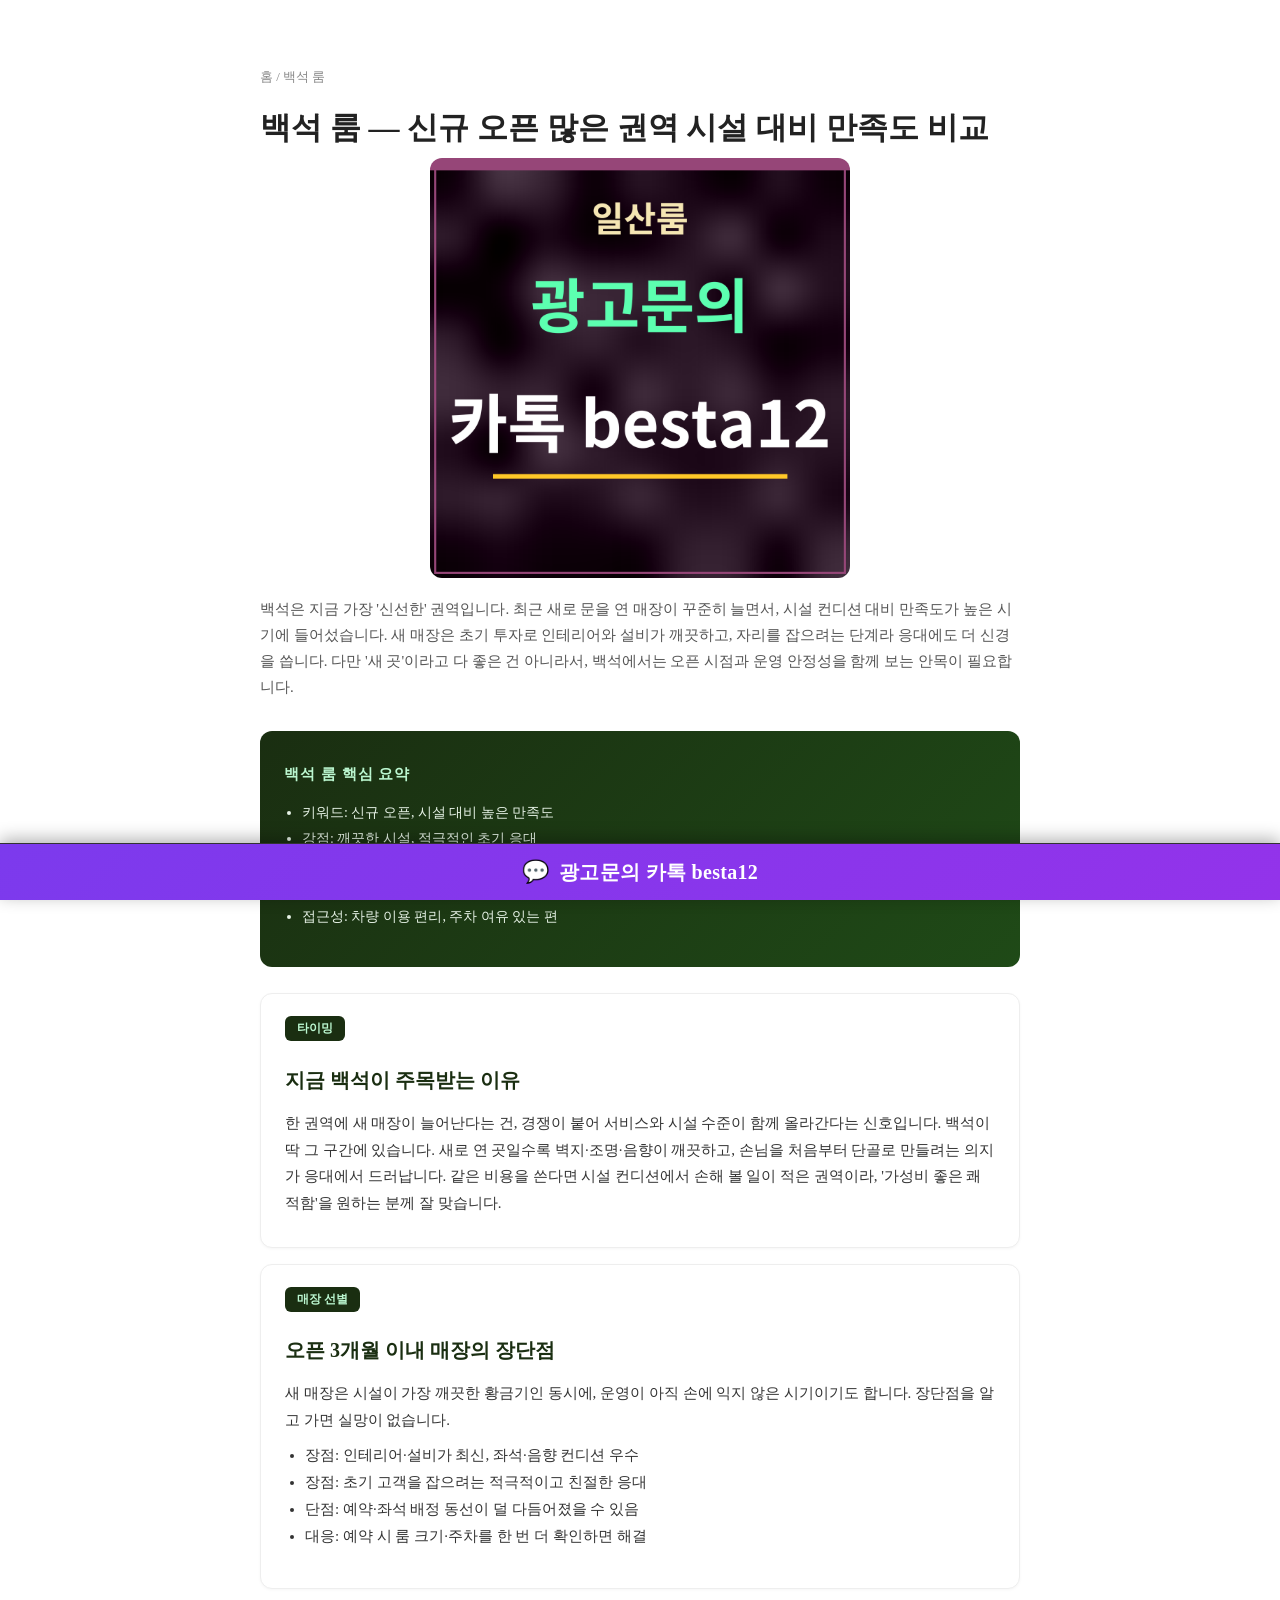
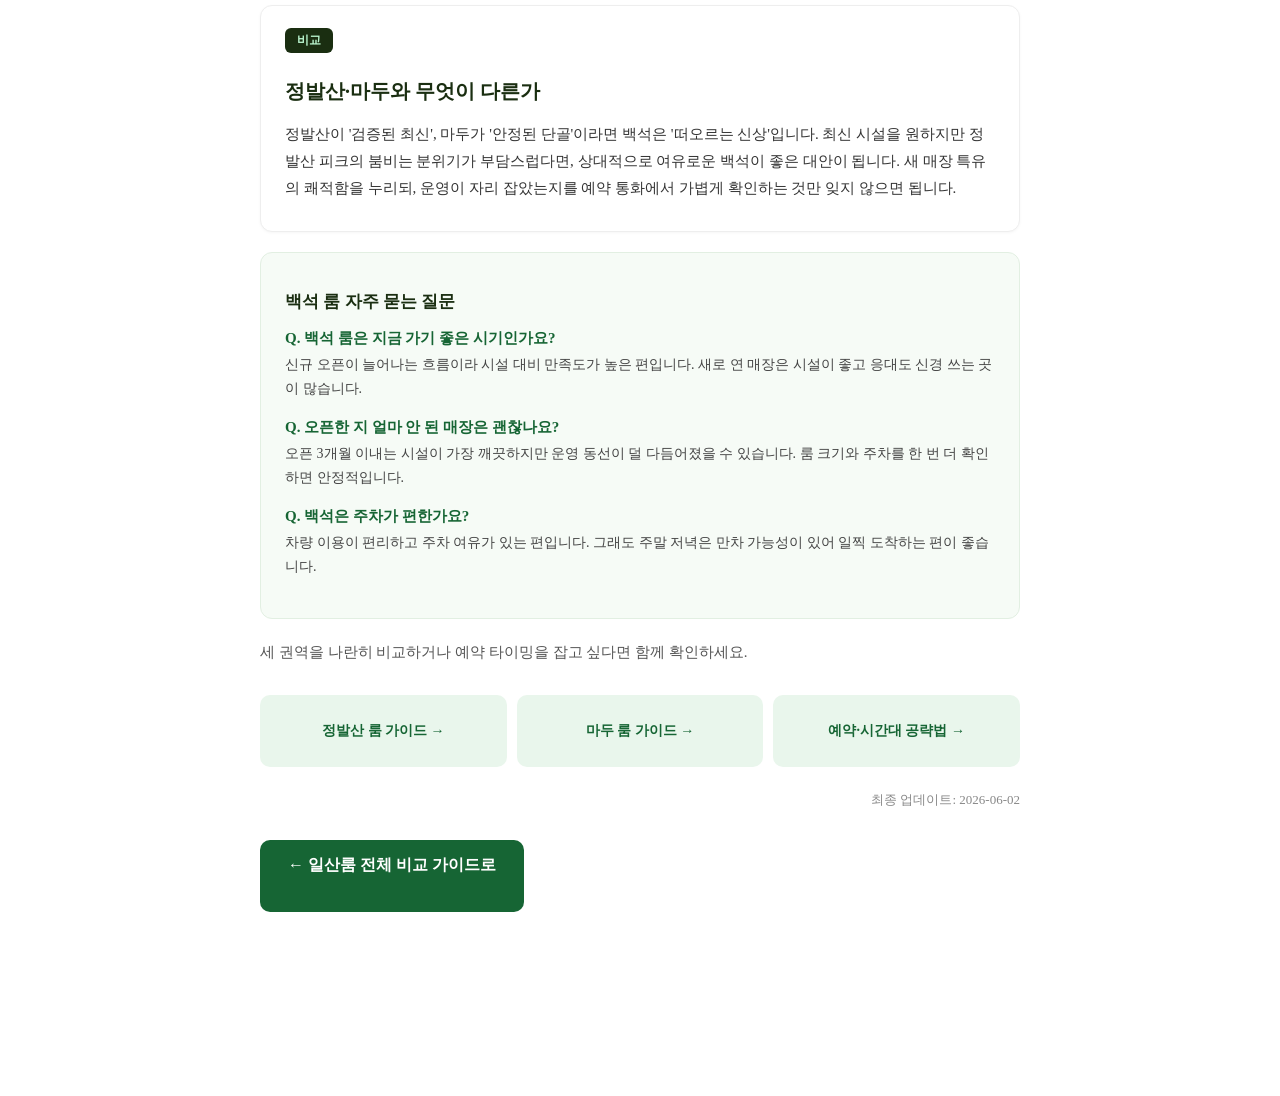
<file: baekseok/index.html>
<!DOCTYPE html>
<html lang="ko">
<head>
  <meta charset="UTF-8">
  <meta name="viewport" content="width=device-width, initial-scale=1.0">
  <title>백석 룸 — 신규 오픈 많은 권역 시설 대비 만족도 비교</title>
  <link rel="icon" href="/favicon.ico" type="image/x-icon">
  <meta name="description" content="백석 룸은 신규 오픈이 늘며 시설 대비 만족도가 높은 시기입니다. 백석역 일대 새 매장 고르는 법과 오픈 3개월 이내 매장의 장단점, 직접 가본 비교 포인트를 정리했습니다.">
  <meta name="keywords" content="백석 룸, 백석역 룸, 백석 신규 룸, 백석 프라이빗 룸, 백석 룸 추천, 백석 룸 후기">
  <link rel="canonical" href="https://ilsanroom3.pages.dev/baekseok/">
  <meta property="og:type" content="article">
  <meta property="og:title" content="백석 룸 — 신규 오픈 많은 권역 시설 대비 만족도 비교">
  <meta property="og:description" content="백석은 신규 오픈이 늘며 시설 대비 만족도가 높은 시기. 새 매장 고르는 법과 비교 포인트.">
  <meta property="og:url" content="https://ilsanroom3.pages.dev/baekseok/">
  <meta property="og:image" content="https://ilsanroom3.pages.dev/card-baekseok-48d2c0a8.png">
<meta property="og:image:alt" content="일산룸 광고문의 카톡 besta12">
<meta property="og:image:type" content="image/png">
  <meta property="og:image:width" content="1200">
  <meta property="og:image:height" content="1200">
  <meta property="og:locale" content="ko_KR">
  <meta property="og:site_name" content="일산룸 추천 가이드">
  <meta name="twitter:card" content="summary_large_image">
  <meta name="twitter:title" content="백석 룸 — 신규 오픈 많은 권역 시설 대비 만족도 비교">
  <meta name="twitter:description" content="백석은 신규 오픈이 늘며 시설 대비 만족도가 높은 시기. 새 매장 고르는 법.">
  <meta name="twitter:image" content="https://ilsanroom3.pages.dev/card-baekseok-48d2c0a8.png">
  <meta name="robots" content="index, follow, max-snippet:-1, max-image-preview:large">
  <meta name="theme-color" content="#1a1a2e">
  <link rel="manifest" href="/site.webmanifest">
  <link rel="apple-touch-icon" href="/icon-192.png">
  <meta name="apple-mobile-web-app-capable" content="yes">
  <meta name="apple-mobile-web-app-title" content="일산룸">
  <script type="application/ld+json">{"@context":"https://schema.org","@graph":[{"@type":"WebPage","@id":"https://ilsanroom3.pages.dev/baekseok/#webpage","name":"백석 룸 — 신규 오픈 많은 권역 시설 대비 만족도 비교","description":"백석역 일대 신규 매장 고르는 법과 비교 포인트.","url":"https://ilsanroom3.pages.dev/baekseok/","inLanguage":"ko-KR","datePublished":"2026-06-02T00:00:00+09:00","dateModified":"2026-06-02T00:00:00+09:00","isPartOf":{"@id":"https://ilsanroom3.pages.dev/#website"},"breadcrumb":{"@id":"https://ilsanroom3.pages.dev/baekseok/#breadcrumb"},"image":"https://ilsanroom3.pages.dev/card-baekseok-48d2c0a8.png"},{"@type":"BreadcrumbList","@id":"https://ilsanroom3.pages.dev/baekseok/#breadcrumb","itemListElement":[{"@type":"ListItem","position":1,"name":"홈","item":"https://ilsanroom3.pages.dev/"},{"@type":"ListItem","position":2,"name":"백석 룸","item":"https://ilsanroom3.pages.dev/baekseok/"}]},{"@type":"Article","headline":"백석 룸 — 신규 오픈 많은 권역 시설 대비 만족도 비교","description":"신규 오픈 매장의 장단점과 백석역 룸 선택 기준.","datePublished":"2026-06-02T00:00:00+09:00","dateModified":"2026-06-02T00:00:00+09:00","inLanguage":"ko-KR","author":{"@type":"Person","name":"일산룸 10년 경험자"},"publisher":{"@id":"https://ilsanroom3.pages.dev/#organization"},"mainEntityOfPage":{"@id":"https://ilsanroom3.pages.dev/baekseok/#webpage"},"image":"https://ilsanroom3.pages.dev/card-baekseok-48d2c0a8.png"},{"@type":"FAQPage","mainEntity":[{"@type":"Question","name":"백석 룸은 지금 가기 좋은 시기인가요?","acceptedAnswer":{"@type":"Answer","text":"백석은 신규 오픈이 늘어나는 흐름이라 시설 대비 만족도가 높은 편입니다. 새로 연 매장은 초기 투자로 시설 컨디션이 좋고, 자리를 잡기 위한 응대도 신경 쓰는 곳이 많습니다."}},{"@type":"Question","name":"오픈한 지 얼마 안 된 매장은 괜찮나요?","acceptedAnswer":{"@type":"Answer","text":"오픈 3개월 이내 매장은 시설이 가장 깨끗한 시기지만 운영 동선이 덜 다듬어졌을 수 있습니다. 예약 시 룸 크기와 주차를 한 번 더 확인하면 안정적으로 이용할 수 있습니다."}}]}]}</script>
  <link rel="stylesheet" href="/style.css?v=6">
  <style>
    .spoke-wrap{max-width:760px;margin:0 auto;padding:40px 20px 100px;color:#222}
    .spoke-wrap h1{font-size:25px;font-weight:800;margin-bottom:8px;line-height:1.38;word-break:keep-all}
    .spoke-wrap .lead{color:#555;margin-bottom:30px;font-size:15px;line-height:1.75}
    .spoke-hero{background:linear-gradient(135deg,#1a2e11,#1f4a17);color:#fff;padding:22px 24px;border-radius:12px;margin-bottom:26px}
    .spoke-hero h2{font-size:15px;color:#bbf7d0;margin-bottom:12px;font-weight:800;letter-spacing:1px}
    .spoke-hero ul{padding-left:18px;color:#e6f2e6}
    .spoke-hero li{font-size:14px;line-height:1.85}
    .spoke-card{background:#fff;border:1px solid #eee;border-radius:12px;padding:22px 24px;margin-bottom:16px;box-shadow:0 1px 3px rgba(0,0,0,.04)}
    .spoke-card h2{font-size:18px;font-weight:700;color:#1a2e11;margin-bottom:10px;word-break:keep-all;line-height:1.45}
    .spoke-card p{font-size:15px;line-height:1.78;color:#333;margin-bottom:8px}
    .spoke-card ul{margin-top:8px;padding-left:20px}
    .spoke-card li{font-size:15px;line-height:1.8;color:#333}
    .spoke-badge{display:inline-block;background:#1a2e11;color:#bbf7d0;padding:4px 12px;border-radius:6px;font-size:12px;font-weight:700;margin-bottom:8px}
    .spoke-faq{background:#f6fbf6;border:1px solid #e2efe2;border-radius:12px;padding:22px 24px;margin:20px 0}
    .spoke-faq h2{font-size:17px;color:#1a2e11;font-weight:800;margin-bottom:14px}
    .spoke-faq dt{font-weight:700;color:#166534;font-size:15px;margin-bottom:5px}
    .spoke-faq dd{margin:0 0 16px;font-size:14px;line-height:1.75;color:#444}
    .spoke-nav{display:flex;flex-wrap:wrap;gap:10px;margin:24px 0}
    .spoke-nav a{flex:1;min-width:120px;text-align:center;padding:14px 10px;background:#e9f6ec;color:#166534;font-weight:700;text-decoration:none;border-radius:10px;font-size:14px;min-height:44px;line-height:1.3;display:flex;align-items:center;justify-content:center}
    .spoke-nav a:hover{background:#d9eede}
    .back-link{display:inline-block;margin-top:18px;padding:14px 28px;background:#166534;color:#fff;font-weight:700;text-decoration:none;border-radius:10px;min-height:44px;line-height:1.4}
    .back-link:hover{background:#14532d}
    .last-updated{font-size:13px;color:#888;margin-top:18px;text-align:right}
    @media (min-width:768px){.spoke-wrap{padding:60px 24px 120px}.spoke-wrap h1{font-size:31px}.spoke-card h2{font-size:20px}}
  </style>
</head>
<body>
  <a href="#spoke-main" class="skip-link">본문 바로가기</a>
  <main class="spoke-wrap" id="spoke-main">
    <nav aria-label="브레드크럼" style="font-size:13px;color:#888;margin-bottom:12px">
      <a href="/" style="color:#888;text-decoration:none">홈</a> / <span>백석 룸</span>
    </nav>

    <h1>백석 룸 — 신규 오픈 많은 권역 시설 대비 만족도 비교</h1>
<figure class="page-thumb" style="margin:0 auto 18px;max-width:420px"><img src="/card-baekseok-48d2c0a8.png" alt="일산룸 광고문의 카톡 besta12" width="1200" height="1200" decoding="async" style="display:block;width:100%;height:auto;border-radius:12px"></figure>
    <p class="lead">백석은 지금 가장 '신선한' 권역입니다. 최근 새로 문을 연 매장이 꾸준히 늘면서, 시설 컨디션 대비 만족도가 높은 시기에 들어섰습니다. 새 매장은 초기 투자로 인테리어와 설비가 깨끗하고, 자리를 잡으려는 단계라 응대에도 더 신경을 씁니다. 다만 '새 곳'이라고 다 좋은 건 아니라서, 백석에서는 오픈 시점과 운영 안정성을 함께 보는 안목이 필요합니다.</p>

    <div class="spoke-hero" aria-label="백석 요약">
      <h2>백석 룸 핵심 요약</h2>
      <ul>
        <li>키워드: 신규 오픈, 시설 대비 높은 만족도</li>
        <li>강점: 깨끗한 시설, 적극적인 초기 응대</li>
        <li>분위기: 트렌디·깔끔, 새 단장 특유의 쾌적함</li>
        <li>변수: 오픈 초기라 운영 동선이 덜 다듬어진 곳도</li>
        <li>접근성: 차량 이용 편리, 주차 여유 있는 편</li>
      </ul>
    </div>

    <div class="spoke-card">
      <span class="spoke-badge">타이밍</span>
      <h2>지금 백석이 주목받는 이유</h2>
      <p>한 권역에 새 매장이 늘어난다는 건, 경쟁이 붙어 서비스와 시설 수준이 함께 올라간다는 신호입니다. 백석이 딱 그 구간에 있습니다. 새로 연 곳일수록 벽지·조명·음향이 깨끗하고, 손님을 처음부터 단골로 만들려는 의지가 응대에서 드러납니다. 같은 비용을 쓴다면 시설 컨디션에서 손해 볼 일이 적은 권역이라, '가성비 좋은 쾌적함'을 원하는 분께 잘 맞습니다.</p>
    </div>

    <div class="spoke-card">
      <span class="spoke-badge">매장 선별</span>
      <h2>오픈 3개월 이내 매장의 장단점</h2>
      <p>새 매장은 시설이 가장 깨끗한 황금기인 동시에, 운영이 아직 손에 익지 않은 시기이기도 합니다. 장단점을 알고 가면 실망이 없습니다.</p>
      <ul>
        <li>장점: 인테리어·설비가 최신, 좌석·음향 컨디션 우수</li>
        <li>장점: 초기 고객을 잡으려는 적극적이고 친절한 응대</li>
        <li>단점: 예약·좌석 배정 동선이 덜 다듬어졌을 수 있음</li>
        <li>대응: 예약 시 룸 크기·주차를 한 번 더 확인하면 해결</li>
      </ul>
    </div>

    <div class="spoke-card">
      <span class="spoke-badge">비교</span>
      <h2>정발산·마두와 무엇이 다른가</h2>
      <p>정발산이 '검증된 최신', 마두가 '안정된 단골'이라면 백석은 '떠오르는 신상'입니다. 최신 시설을 원하지만 정발산 피크의 붐비는 분위기가 부담스럽다면, 상대적으로 여유로운 백석이 좋은 대안이 됩니다. 새 매장 특유의 쾌적함을 누리되, 운영이 자리 잡았는지를 예약 통화에서 가볍게 확인하는 것만 잊지 않으면 됩니다.</p>
    </div>

    <div class="spoke-faq">
      <h2>백석 룸 자주 묻는 질문</h2>
      <dl>
        <dt>Q. 백석 룸은 지금 가기 좋은 시기인가요?</dt>
        <dd>신규 오픈이 늘어나는 흐름이라 시설 대비 만족도가 높은 편입니다. 새로 연 매장은 시설이 좋고 응대도 신경 쓰는 곳이 많습니다.</dd>
        <dt>Q. 오픈한 지 얼마 안 된 매장은 괜찮나요?</dt>
        <dd>오픈 3개월 이내는 시설이 가장 깨끗하지만 운영 동선이 덜 다듬어졌을 수 있습니다. 룸 크기와 주차를 한 번 더 확인하면 안정적입니다.</dd>
        <dt>Q. 백석은 주차가 편한가요?</dt>
        <dd>차량 이용이 편리하고 주차 여유가 있는 편입니다. 그래도 주말 저녁은 만차 가능성이 있어 일찍 도착하는 편이 좋습니다.</dd>
      </dl>
    </div>

    <p class="lead" style="margin-top:8px">세 권역을 나란히 비교하거나 예약 타이밍을 잡고 싶다면 함께 확인하세요.</p>
    <nav class="spoke-nav" aria-label="권역 이동">
      <a href="/jeongbalsan/">정발산 룸 가이드 →</a>
      <a href="/madu/">마두 룸 가이드 →</a>
      <a href="/reserve/">예약·시간대 공략법 →</a>
    </nav>

    <p class="last-updated">최종 업데이트: 2026-06-02</p>
    <a href="/" class="back-link">← 일산룸 전체 비교 가이드로</a>
  </main>

  <!-- Fixed Bottom Contact Bar (mobile + PC) -->
  <nav class="fixed-bottom-bar" id="fixedBottomBar" aria-label="하단 연락처">
    <span class="bottom-bar-btn bottom-bar-primary">
      <span class="bottom-bar-icon" aria-hidden="true">&#128172;</span>
      <span>광고문의 카톡 besta12</span>
    </span>
  </nav>

  <script>
    if ('serviceWorker' in navigator) {
      window.addEventListener('load', function () {
        navigator.serviceWorker.register('/sw.js').catch(function(){});
      });
    }
  </script>
</body>
</html>
</file>
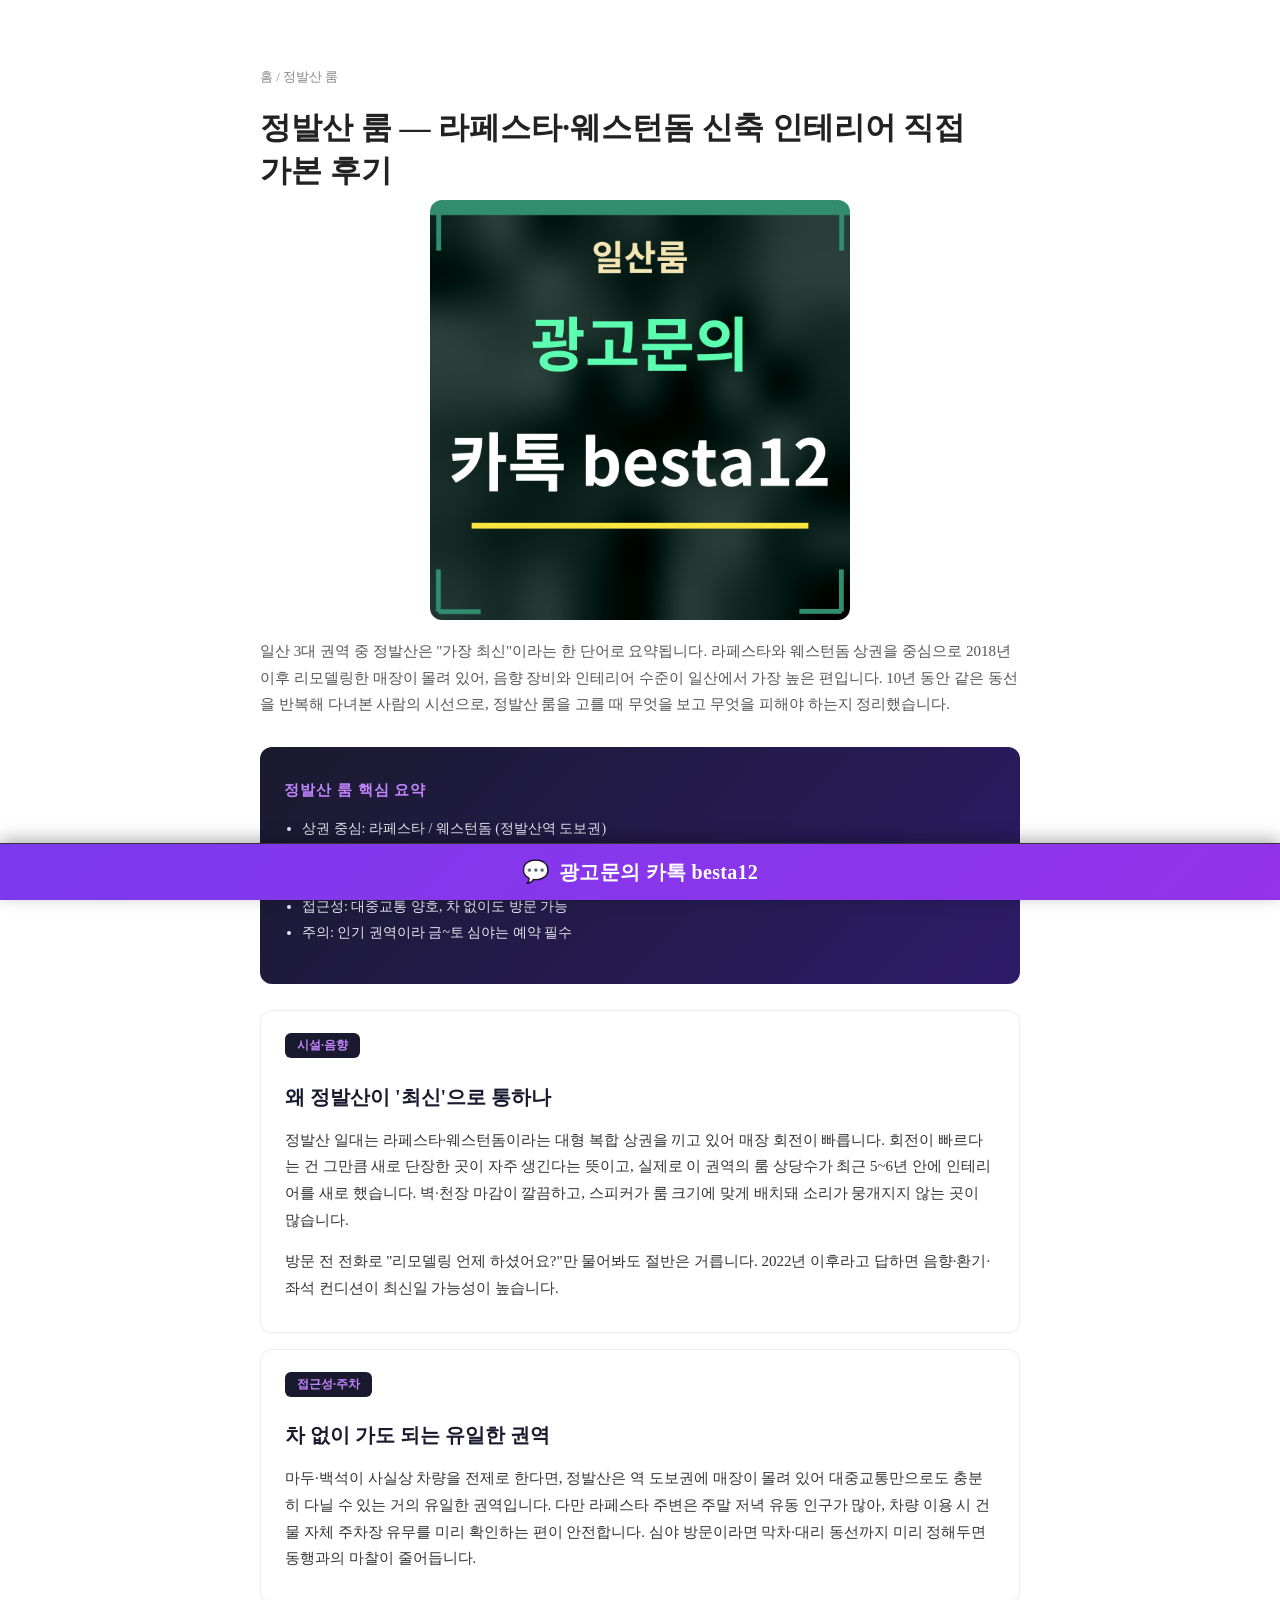
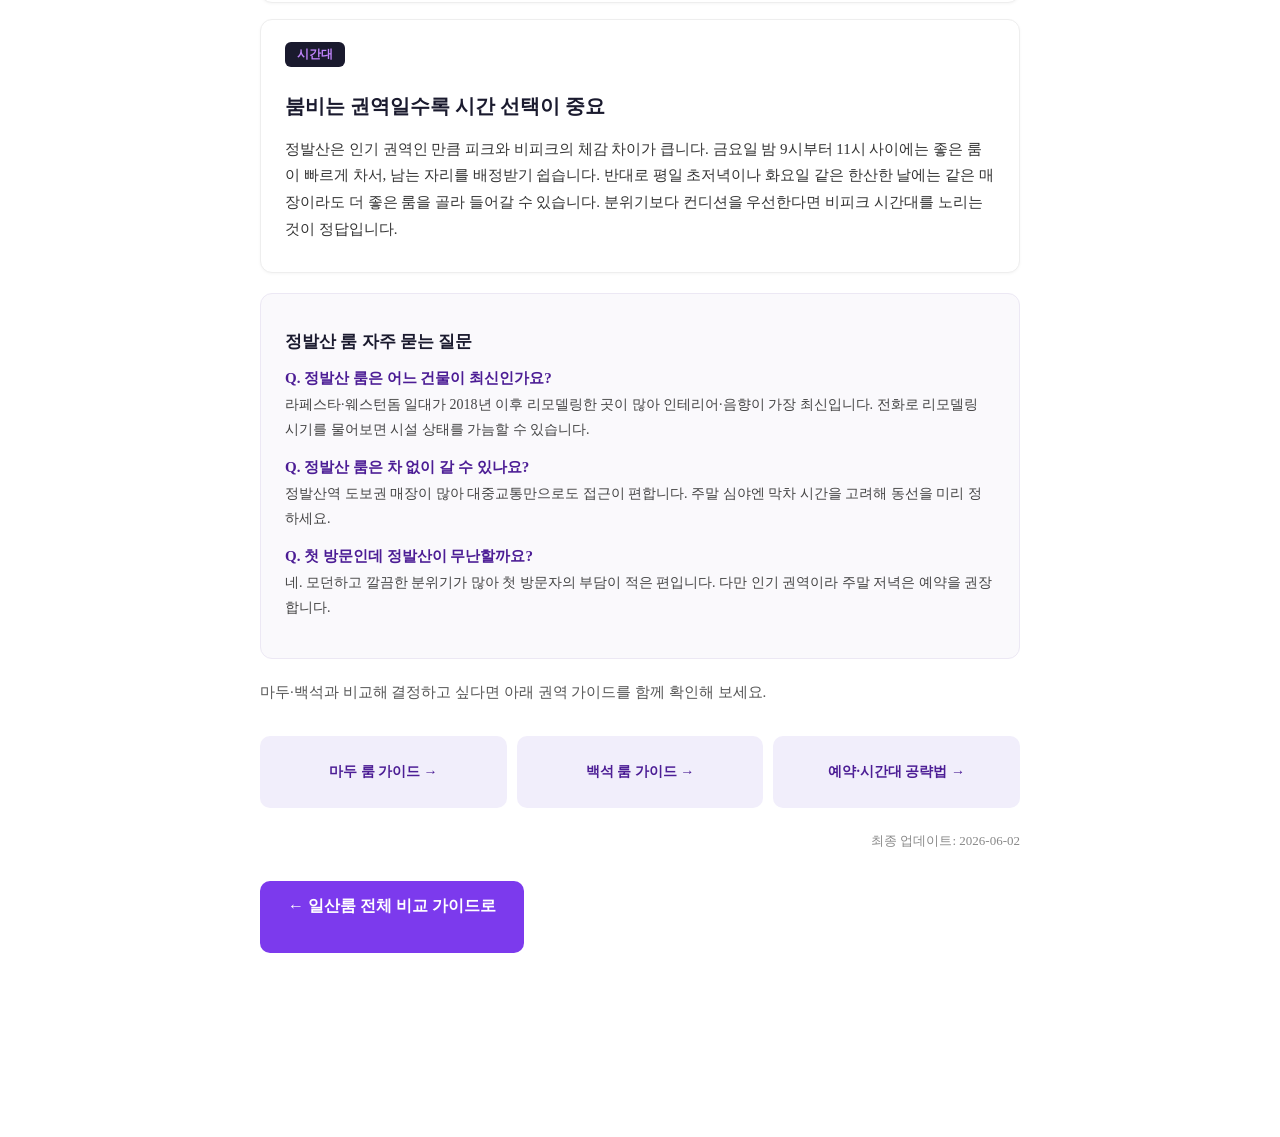
<file: jeongbalsan/index.html>
<!DOCTYPE html>
<html lang="ko">
<head>
  <meta charset="UTF-8">
  <meta name="viewport" content="width=device-width, initial-scale=1.0">
  <title>정발산 룸 — 라페스타·웨스턴돔 신축 인테리어 직접 가본 후기</title>
  <link rel="icon" href="/favicon.ico" type="image/x-icon">
  <meta name="description" content="정발산 룸 어디가 좋을까? 라페스타·웨스턴돔 일대는 2018년 이후 리모델링한 신축 위주라 음향·인테리어가 최신. 10년차가 직접 다녀보고 정리한 정발산역 룸 선택 기준과 주의점.">
  <meta name="keywords" content="정발산 룸, 정발산역 룸, 라페스타 룸, 웨스턴돔 룸, 정발산 프라이빗 룸, 정발산 룸 추천">
  <link rel="canonical" href="https://ilsanroom3.pages.dev/jeongbalsan/">
  <meta property="og:type" content="article">
  <meta property="og:title" content="정발산 룸 — 라페스타·웨스턴돔 신축 인테리어 직접 가본 후기">
  <meta property="og:description" content="정발산역 일대는 리모델링 신축 위주라 음향·인테리어가 최신. 직접 다녀본 정발산 룸 선택 기준과 주의점.">
  <meta property="og:url" content="https://ilsanroom3.pages.dev/jeongbalsan/">
  <meta property="og:image" content="https://ilsanroom3.pages.dev/card-jeongbalsan-b55ef37e.png">
<meta property="og:image:alt" content="일산룸 광고문의 카톡 besta12">
<meta property="og:image:type" content="image/png">
  <meta property="og:image:width" content="1200">
  <meta property="og:image:height" content="1200">
  <meta property="og:locale" content="ko_KR">
  <meta property="og:site_name" content="일산룸 추천 가이드">
  <meta name="twitter:card" content="summary_large_image">
  <meta name="twitter:title" content="정발산 룸 — 라페스타·웨스턴돔 신축 인테리어 직접 가본 후기">
  <meta name="twitter:description" content="정발산역 일대 신축 위주, 음향·인테리어 최신. 직접 다녀본 정발산 룸 선택 기준.">
  <meta name="twitter:image" content="https://ilsanroom3.pages.dev/card-jeongbalsan-b55ef37e.png">
  <meta name="robots" content="index, follow, max-snippet:-1, max-image-preview:large">
  <meta name="theme-color" content="#1a1a2e">
  <link rel="manifest" href="/site.webmanifest">
  <link rel="apple-touch-icon" href="/icon-192.png">
  <meta name="apple-mobile-web-app-capable" content="yes">
  <meta name="apple-mobile-web-app-title" content="일산룸">
  <script type="application/ld+json">{"@context":"https://schema.org","@graph":[{"@type":"WebPage","@id":"https://ilsanroom3.pages.dev/jeongbalsan/#webpage","name":"정발산 룸 — 라페스타·웨스턴돔 신축 인테리어 직접 가본 후기","description":"정발산역 일대 신축 위주 룸 선택 기준과 주의점.","url":"https://ilsanroom3.pages.dev/jeongbalsan/","inLanguage":"ko-KR","datePublished":"2026-06-02T00:00:00+09:00","dateModified":"2026-06-02T00:00:00+09:00","isPartOf":{"@id":"https://ilsanroom3.pages.dev/#website"},"breadcrumb":{"@id":"https://ilsanroom3.pages.dev/jeongbalsan/#breadcrumb"},"image":"https://ilsanroom3.pages.dev/card-jeongbalsan-b55ef37e.png"},{"@type":"BreadcrumbList","@id":"https://ilsanroom3.pages.dev/jeongbalsan/#breadcrumb","itemListElement":[{"@type":"ListItem","position":1,"name":"홈","item":"https://ilsanroom3.pages.dev/"},{"@type":"ListItem","position":2,"name":"정발산 룸","item":"https://ilsanroom3.pages.dev/jeongbalsan/"}]},{"@type":"Article","headline":"정발산 룸 — 라페스타·웨스턴돔 신축 인테리어 직접 가본 후기","description":"정발산역 일대 신축 위주 룸의 음향·인테리어·접근성 비교와 선택 기준.","datePublished":"2026-06-02T00:00:00+09:00","dateModified":"2026-06-02T00:00:00+09:00","inLanguage":"ko-KR","author":{"@type":"Person","name":"일산룸 10년 경험자"},"publisher":{"@id":"https://ilsanroom3.pages.dev/#organization"},"mainEntityOfPage":{"@id":"https://ilsanroom3.pages.dev/jeongbalsan/#webpage"},"image":"https://ilsanroom3.pages.dev/card-jeongbalsan-b55ef37e.png"},{"@type":"FAQPage","mainEntity":[{"@type":"Question","name":"정발산 룸은 어느 건물이 최신인가요?","acceptedAnswer":{"@type":"Answer","text":"라페스타와 웨스턴돔 일대가 2018년 이후 리모델링을 거친 곳이 많아 인테리어와 음향 시스템이 가장 최신입니다. 전화로 리모델링 시기를 물어보면 시설 상태를 가늠할 수 있습니다."}},{"@type":"Question","name":"정발산 룸은 차 없이 갈 수 있나요?","acceptedAnswer":{"@type":"Answer","text":"정발산역 도보권 매장이 많아 대중교통만으로도 접근이 편한 편입니다. 다만 주말 심야에는 막차 시간을 고려해 동선을 미리 정하는 것이 좋습니다."}}]}]}</script>
  <link rel="stylesheet" href="/style.css?v=6">
  <style>
    .spoke-wrap{max-width:760px;margin:0 auto;padding:40px 20px 100px;color:#222}
    .spoke-wrap h1{font-size:25px;font-weight:800;margin-bottom:8px;line-height:1.38;word-break:keep-all}
    .spoke-wrap .lead{color:#555;margin-bottom:30px;font-size:15px;line-height:1.75}
    .spoke-hero{background:linear-gradient(135deg,#1a1a2e,#2d1b69);color:#fff;padding:22px 24px;border-radius:12px;margin-bottom:26px}
    .spoke-hero h2{font-size:15px;color:#c084fc;margin-bottom:12px;font-weight:800;letter-spacing:1px}
    .spoke-hero ul{padding-left:18px;color:#e8e6f0}
    .spoke-hero li{font-size:14px;line-height:1.85}
    .spoke-card{background:#fff;border:1px solid #eee;border-radius:12px;padding:22px 24px;margin-bottom:16px;box-shadow:0 1px 3px rgba(0,0,0,.04)}
    .spoke-card h2{font-size:18px;font-weight:700;color:#1a1a2e;margin-bottom:10px;word-break:keep-all;line-height:1.45}
    .spoke-card p{font-size:15px;line-height:1.78;color:#333;margin-bottom:8px}
    .spoke-card ul{margin-top:8px;padding-left:20px}
    .spoke-card li{font-size:15px;line-height:1.8;color:#333}
    .spoke-badge{display:inline-block;background:#1a1a2e;color:#c084fc;padding:4px 12px;border-radius:6px;font-size:12px;font-weight:700;margin-bottom:8px}
    .spoke-faq{background:#faf9fc;border:1px solid #ece8f4;border-radius:12px;padding:22px 24px;margin:20px 0}
    .spoke-faq h2{font-size:17px;color:#1a1a2e;font-weight:800;margin-bottom:14px}
    .spoke-faq dt{font-weight:700;color:#4c1d95;font-size:15px;margin-bottom:5px}
    .spoke-faq dd{margin:0 0 16px;font-size:14px;line-height:1.75;color:#444}
    .spoke-nav{display:flex;flex-wrap:wrap;gap:10px;margin:24px 0}
    .spoke-nav a{flex:1;min-width:120px;text-align:center;padding:14px 10px;background:#f1eefb;color:#4c1d95;font-weight:700;text-decoration:none;border-radius:10px;font-size:14px;min-height:44px;line-height:1.3;display:flex;align-items:center;justify-content:center}
    .spoke-nav a:hover{background:#e2dbf6}
    .back-link{display:inline-block;margin-top:18px;padding:14px 28px;background:#7c3aed;color:#fff;font-weight:700;text-decoration:none;border-radius:10px;min-height:44px;line-height:1.4}
    .back-link:hover{background:#6d28d9}
    .last-updated{font-size:13px;color:#888;margin-top:18px;text-align:right}
    @media (min-width:768px){.spoke-wrap{padding:60px 24px 120px}.spoke-wrap h1{font-size:31px}.spoke-card h2{font-size:20px}}
  </style>
</head>
<body>
  <a href="#spoke-main" class="skip-link">본문 바로가기</a>
  <main class="spoke-wrap" id="spoke-main">
    <nav aria-label="브레드크럼" style="font-size:13px;color:#888;margin-bottom:12px">
      <a href="/" style="color:#888;text-decoration:none">홈</a> / <span>정발산 룸</span>
    </nav>

    <h1>정발산 룸 — 라페스타·웨스턴돔 신축 인테리어 직접 가본 후기</h1>
<figure class="page-thumb" style="margin:0 auto 18px;max-width:420px"><img src="/card-jeongbalsan-b55ef37e.png" alt="일산룸 광고문의 카톡 besta12" width="1200" height="1200" decoding="async" style="display:block;width:100%;height:auto;border-radius:12px"></figure>
    <p class="lead">일산 3대 권역 중 정발산은 "가장 최신"이라는 한 단어로 요약됩니다. 라페스타와 웨스턴돔 상권을 중심으로 2018년 이후 리모델링한 매장이 몰려 있어, 음향 장비와 인테리어 수준이 일산에서 가장 높은 편입니다. 10년 동안 같은 동선을 반복해 다녀본 사람의 시선으로, 정발산 룸을 고를 때 무엇을 보고 무엇을 피해야 하는지 정리했습니다.</p>

    <div class="spoke-hero" aria-label="정발산 요약">
      <h2>정발산 룸 핵심 요약</h2>
      <ul>
        <li>상권 중심: 라페스타 / 웨스턴돔 (정발산역 도보권)</li>
        <li>강점: 신축·리모델링 비율이 높아 음향·인테리어 최신</li>
        <li>분위기: 깔끔·모던, 첫 방문자도 부담 적음</li>
        <li>접근성: 대중교통 양호, 차 없이도 방문 가능</li>
        <li>주의: 인기 권역이라 금~토 심야는 예약 필수</li>
      </ul>
    </div>

    <div class="spoke-card">
      <span class="spoke-badge">시설·음향</span>
      <h2>왜 정발산이 '최신'으로 통하나</h2>
      <p>정발산 일대는 라페스타·웨스턴돔이라는 대형 복합 상권을 끼고 있어 매장 회전이 빠릅니다. 회전이 빠르다는 건 그만큼 새로 단장한 곳이 자주 생긴다는 뜻이고, 실제로 이 권역의 룸 상당수가 최근 5~6년 안에 인테리어를 새로 했습니다. 벽·천장 마감이 깔끔하고, 스피커가 룸 크기에 맞게 배치돼 소리가 뭉개지지 않는 곳이 많습니다.</p>
      <p>방문 전 전화로 "리모델링 언제 하셨어요?"만 물어봐도 절반은 거릅니다. 2022년 이후라고 답하면 음향·환기·좌석 컨디션이 최신일 가능성이 높습니다.</p>
    </div>

    <div class="spoke-card">
      <span class="spoke-badge">접근성·주차</span>
      <h2>차 없이 가도 되는 유일한 권역</h2>
      <p>마두·백석이 사실상 차량을 전제로 한다면, 정발산은 역 도보권에 매장이 몰려 있어 대중교통만으로도 충분히 다닐 수 있는 거의 유일한 권역입니다. 다만 라페스타 주변은 주말 저녁 유동 인구가 많아, 차량 이용 시 건물 자체 주차장 유무를 미리 확인하는 편이 안전합니다. 심야 방문이라면 막차·대리 동선까지 미리 정해두면 동행과의 마찰이 줄어듭니다.</p>
    </div>

    <div class="spoke-card">
      <span class="spoke-badge">시간대</span>
      <h2>붐비는 권역일수록 시간 선택이 중요</h2>
      <p>정발산은 인기 권역인 만큼 피크와 비피크의 체감 차이가 큽니다. 금요일 밤 9시부터 11시 사이에는 좋은 룸이 빠르게 차서, 남는 자리를 배정받기 쉽습니다. 반대로 평일 초저녁이나 화요일 같은 한산한 날에는 같은 매장이라도 더 좋은 룸을 골라 들어갈 수 있습니다. 분위기보다 컨디션을 우선한다면 비피크 시간대를 노리는 것이 정답입니다.</p>
    </div>

    <div class="spoke-faq">
      <h2>정발산 룸 자주 묻는 질문</h2>
      <dl>
        <dt>Q. 정발산 룸은 어느 건물이 최신인가요?</dt>
        <dd>라페스타·웨스턴돔 일대가 2018년 이후 리모델링한 곳이 많아 인테리어·음향이 가장 최신입니다. 전화로 리모델링 시기를 물어보면 시설 상태를 가늠할 수 있습니다.</dd>
        <dt>Q. 정발산 룸은 차 없이 갈 수 있나요?</dt>
        <dd>정발산역 도보권 매장이 많아 대중교통만으로도 접근이 편합니다. 주말 심야엔 막차 시간을 고려해 동선을 미리 정하세요.</dd>
        <dt>Q. 첫 방문인데 정발산이 무난할까요?</dt>
        <dd>네. 모던하고 깔끔한 분위기가 많아 첫 방문자의 부담이 적은 편입니다. 다만 인기 권역이라 주말 저녁은 예약을 권장합니다.</dd>
      </dl>
    </div>

    <p class="lead" style="margin-top:8px">마두·백석과 비교해 결정하고 싶다면 아래 권역 가이드를 함께 확인해 보세요.</p>
    <nav class="spoke-nav" aria-label="권역 이동">
      <a href="/madu/">마두 룸 가이드 →</a>
      <a href="/baekseok/">백석 룸 가이드 →</a>
      <a href="/reserve/">예약·시간대 공략법 →</a>
    </nav>

    <p class="last-updated">최종 업데이트: 2026-06-02</p>
    <a href="/" class="back-link">← 일산룸 전체 비교 가이드로</a>
  </main>

  <!-- Fixed Bottom Contact Bar (mobile + PC) -->
  <nav class="fixed-bottom-bar" id="fixedBottomBar" aria-label="하단 연락처">
    <span class="bottom-bar-btn bottom-bar-primary">
      <span class="bottom-bar-icon" aria-hidden="true">&#128172;</span>
      <span>광고문의 카톡 besta12</span>
    </span>
  </nav>

  <script>
    if ('serviceWorker' in navigator) {
      window.addEventListener('load', function () {
        navigator.serviceWorker.register('/sw.js').catch(function(){});
      });
    }
  </script>
</body>
</html>
</file>
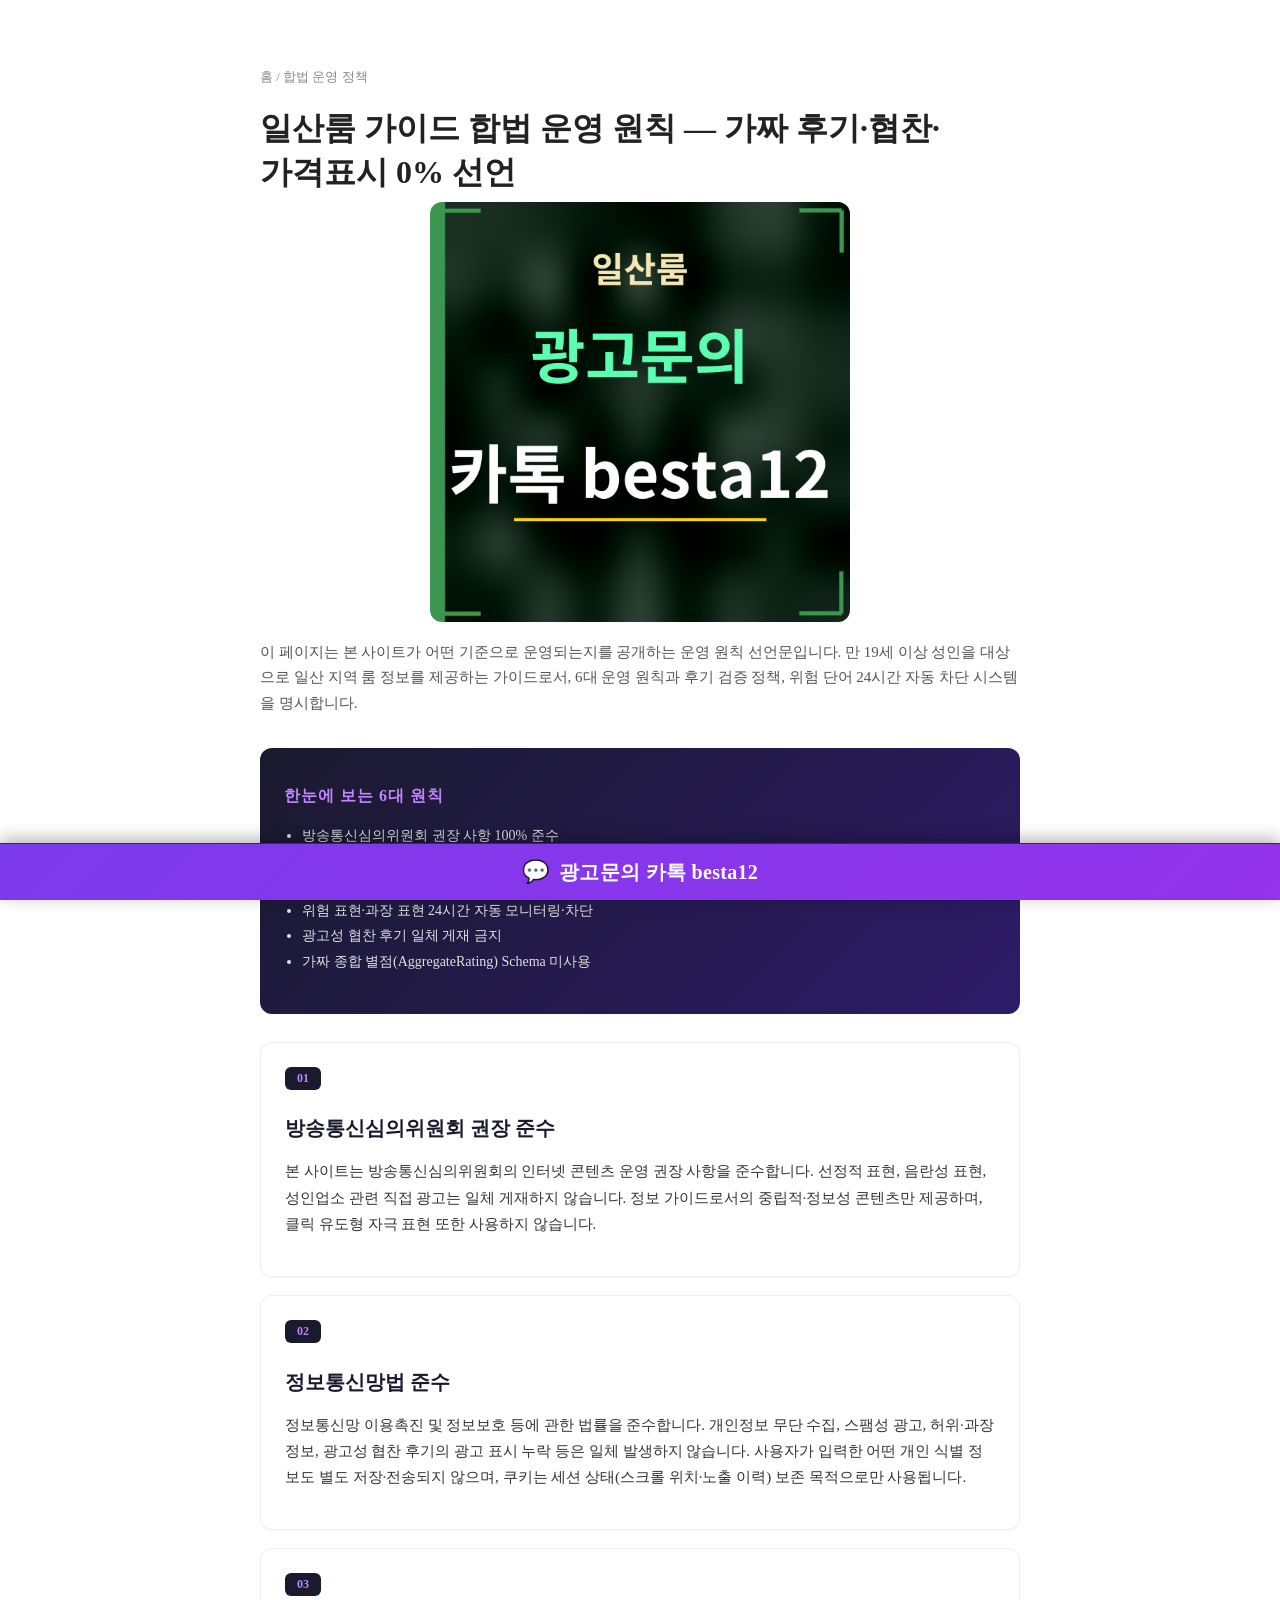
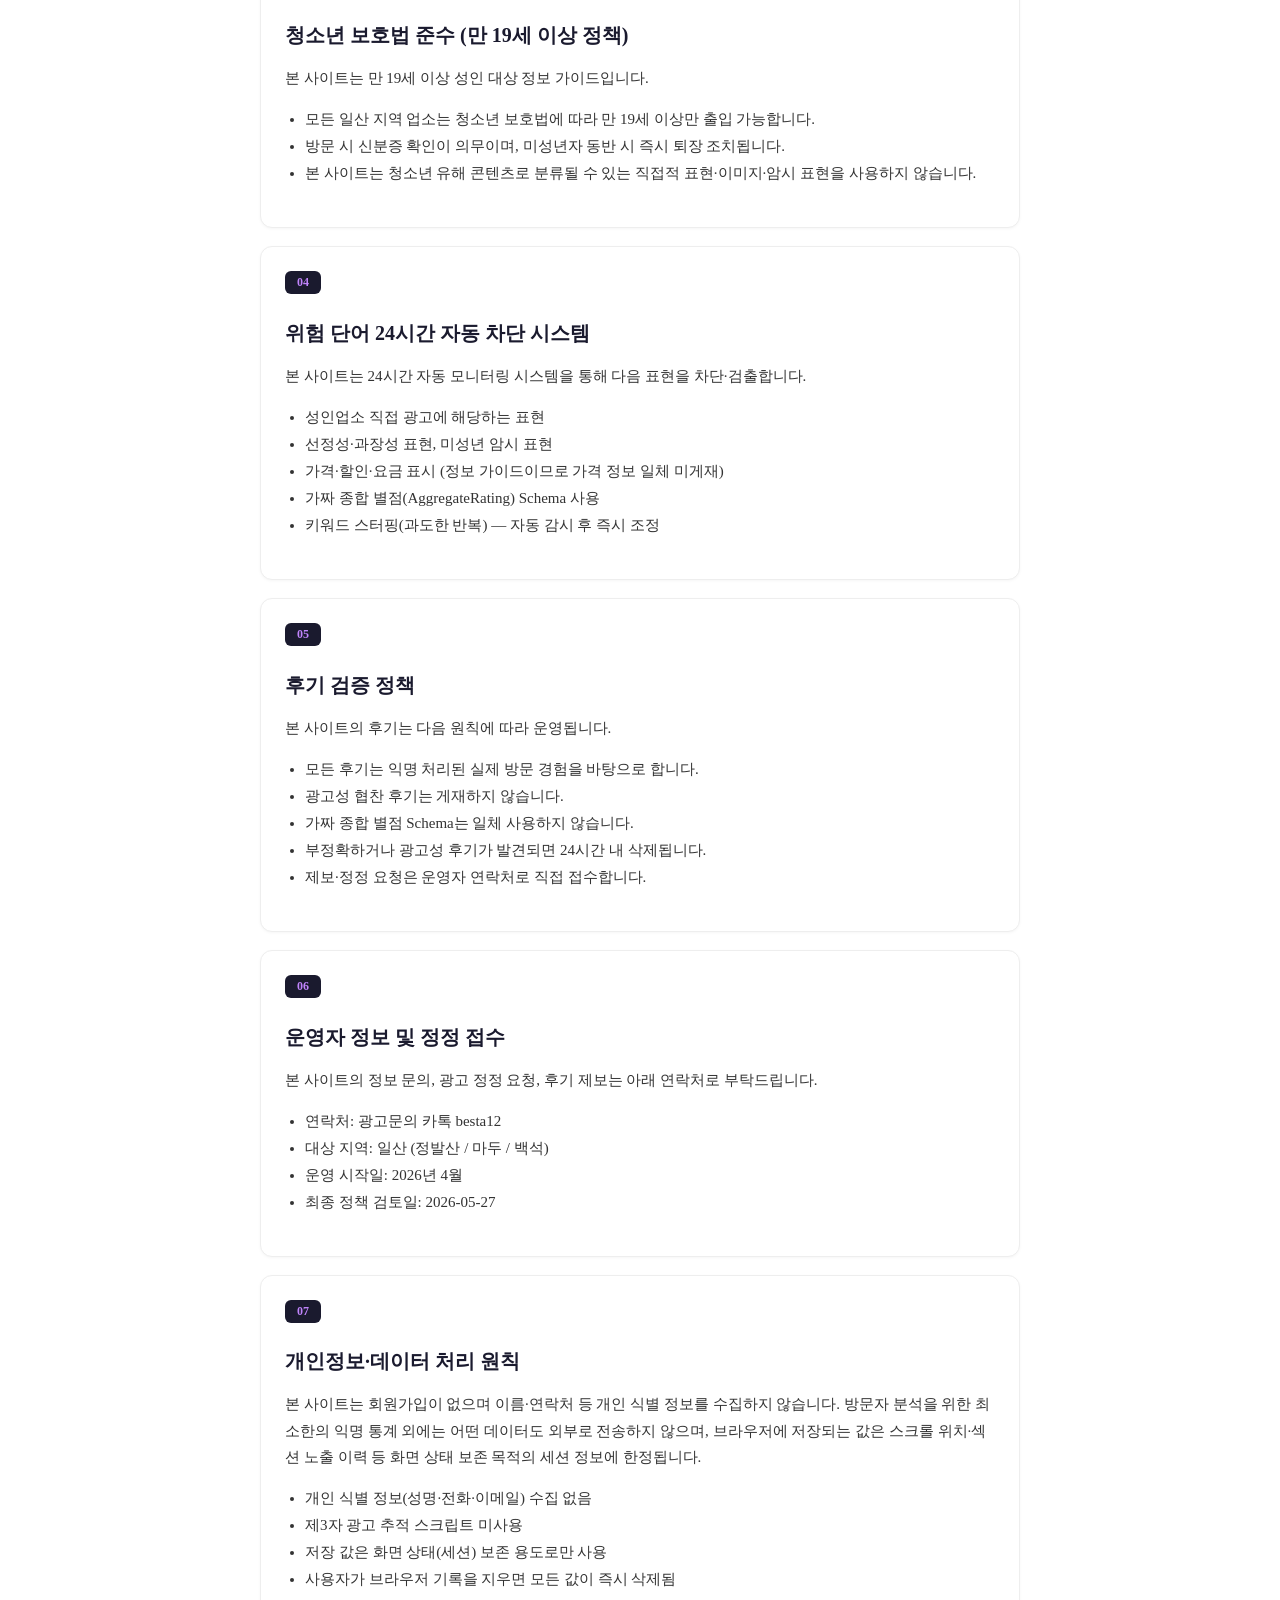
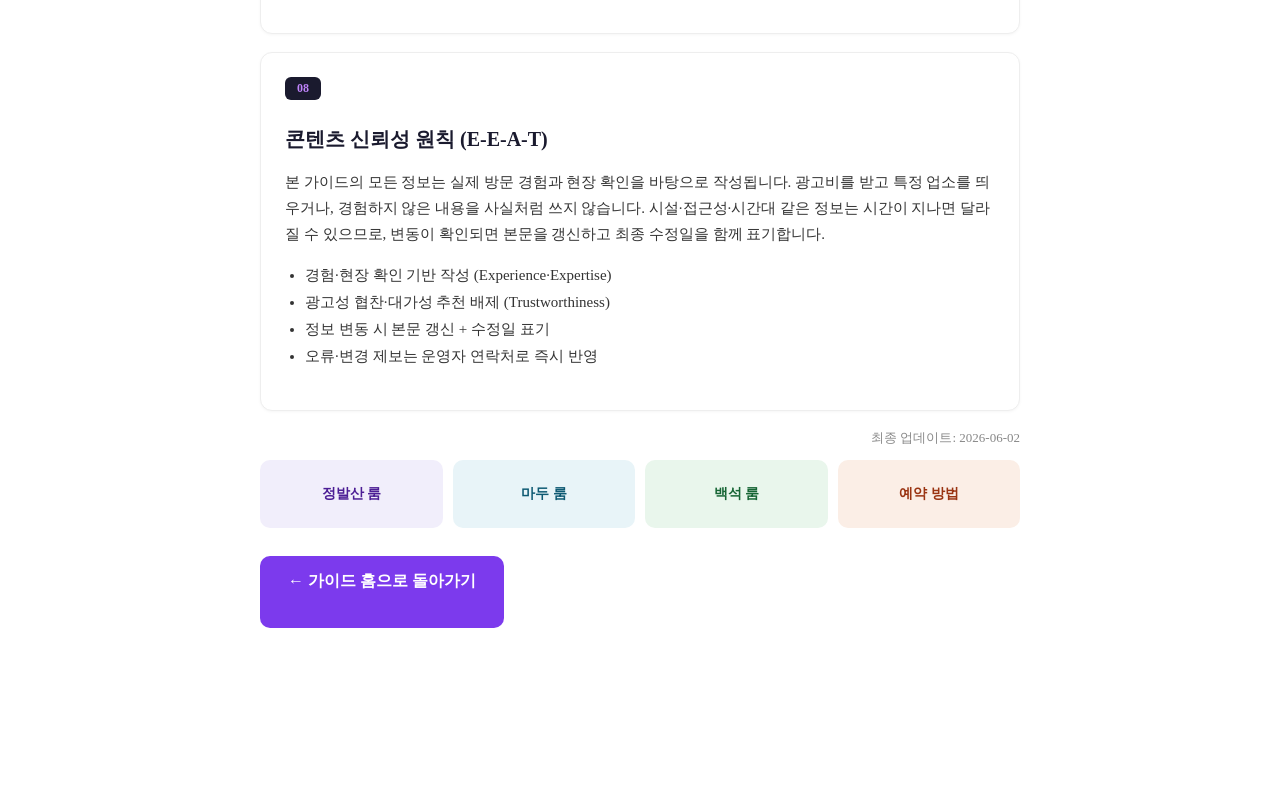
<file: legal/index.html>
<!DOCTYPE html>
<html lang="ko">
<head>
  <meta charset="UTF-8">
  <meta name="viewport" content="width=device-width, initial-scale=1.0">
  <title>가짜 후기·협찬 0% — 믿을 수 있는 일산룸 가이드 운영 원칙</title>
  <link rel="icon" href="/favicon.ico" type="image/x-icon">
  <meta name="description" content="별점 조작·협찬 후기·가격 표시 전부 배제. 일산룸 정보 가이드가 방심위·정보통신망법·청소년보호법을 100% 준수하는 6대 원칙과 후기 검증·위험 단어 24시간 자동 차단 시스템을 공개합니다.">
  <meta name="keywords" content="합법 운영 정책, 19+ 정책, 방심위 준수, 정보통신망법 준수, 청소년 보호법 준수, 후기 검증 정책, 가짜 별점 금지">
  <link rel="canonical" href="https://ilsanroom3.pages.dev/legal/">
  <meta property="og:type" content="article">
  <meta property="og:title" content="가짜 후기·협찬 0% — 믿을 수 있는 일산룸 가이드 운영 원칙">
  <meta property="og:description" content="별점 조작·협찬 후기 0%. 일산룸 가이드의 6대 운영 원칙 + 19+ 정책 + 후기 검증 + 위험 단어 24시간 자동 차단 시스템.">
  <meta property="og:url" content="https://ilsanroom3.pages.dev/legal/">
  <meta property="og:image" content="https://ilsanroom3.pages.dev/card-legal-12e734a2.png">
<meta property="og:image:alt" content="일산룸 광고문의 카톡 besta12">
<meta property="og:image:type" content="image/png">
  <meta property="og:image:width" content="1200">
  <meta property="og:image:height" content="1200">
  <meta property="og:locale" content="ko_KR">
  <meta property="og:site_name" content="일산룸 추천 가이드">
  <meta name="twitter:card" content="summary_large_image">
  <meta name="twitter:title" content="가짜 후기·협찬 0% — 믿을 수 있는 일산룸 가이드 운영 원칙">
  <meta name="twitter:description" content="별점 조작·협찬 후기 0%. 일산룸 가이드의 6대 운영 원칙 + 후기 검증 + 위험 단어 자동 차단.">
  <meta name="twitter:image" content="https://ilsanroom3.pages.dev/card-legal-12e734a2.png">
  <meta name="robots" content="index, follow, max-snippet:-1, max-image-preview:large">
  <meta name="theme-color" content="#1a1a2e">
  <link rel="manifest" href="/site.webmanifest">
  <link rel="apple-touch-icon" href="/icon-192.png">
  <meta name="apple-mobile-web-app-capable" content="yes">
  <meta name="apple-mobile-web-app-status-bar-style" content="black-translucent">
  <meta name="apple-mobile-web-app-title" content="일산룸">
  <script type="application/ld+json">{"@context":"https://schema.org","@graph":[{"@type":"WebPage","@id":"https://ilsanroom3.pages.dev/legal/#webpage","name":"합법 운영 정책 — 방심위·정통망법·청보법 100% 준수 선언","description":"방송통신심의위원회 권장·정보통신망법·청소년 보호법 100% 준수 정책.","url":"https://ilsanroom3.pages.dev/legal/","inLanguage":"ko-KR","datePublished":"2026-04-15T00:00:00+09:00","dateModified":"2026-05-27T00:00:00+09:00","isPartOf":{"@id":"https://ilsanroom3.pages.dev/#website"},"breadcrumb":{"@id":"https://ilsanroom3.pages.dev/legal/#breadcrumb"},"image":"https://ilsanroom3.pages.dev/card-legal-12e734a2.png"},{"@type":"BreadcrumbList","@id":"https://ilsanroom3.pages.dev/legal/#breadcrumb","itemListElement":[{"@type":"ListItem","position":1,"name":"홈","item":"https://ilsanroom3.pages.dev/"},{"@type":"ListItem","position":2,"name":"합법 운영 정책","item":"https://ilsanroom3.pages.dev/legal/"}]},{"@type":"Article","headline":"합법 운영 정책 — 방심위·정통망법·청보법 100% 준수 선언","description":"6대 운영 원칙 + 19+ 정책 + 후기 검증 정책 안내.","datePublished":"2026-04-15T00:00:00+09:00","dateModified":"2026-05-27T00:00:00+09:00","inLanguage":"ko-KR","author":{"@type":"Organization","name":"일산룸 추천 가이드 운영팀"},"publisher":{"@id":"https://ilsanroom3.pages.dev/#organization"},"mainEntityOfPage":{"@id":"https://ilsanroom3.pages.dev/legal/#webpage"},"image":"https://ilsanroom3.pages.dev/card-legal-12e734a2.png"}]}</script>
  <link rel="stylesheet" href="/style.css?v=6">
  <style>
    .legal-wrap{max-width:760px;margin:0 auto;padding:40px 20px 100px;color:#222}
    .legal-wrap h1{font-size:26px;font-weight:800;margin-bottom:8px;line-height:1.35;word-break:keep-all}
    .legal-wrap .lead{color:#555;margin-bottom:32px;font-size:15px;line-height:1.7}
    .legal-summary{background:linear-gradient(135deg,#1a1a2e,#2d1b69);color:#fff;padding:24px;border-radius:12px;margin-bottom:28px}
    .legal-summary h2{font-size:16px;color:#c084fc;margin-bottom:12px;font-weight:800;letter-spacing:1px}
    .legal-summary ul{padding-left:18px;color:#e0e0e0}
    .legal-summary li{font-size:14px;line-height:1.8}
    .legal-card{background:#fff;border:1px solid #eee;border-radius:12px;padding:24px;margin-bottom:18px;box-shadow:0 1px 3px rgba(0,0,0,.04)}
    .legal-card h2{font-size:18px;font-weight:700;color:#1a1a2e;margin-bottom:10px;word-break:keep-all;line-height:1.45}
    .legal-card p{font-size:15px;line-height:1.75;color:#333}
    .legal-card ul{margin-top:10px;padding-left:20px}
    .legal-card li{font-size:15px;line-height:1.8;color:#333}
    .legal-badge{display:inline-block;background:#1a1a2e;color:#c084fc;padding:4px 12px;border-radius:6px;font-size:12px;font-weight:700;margin-bottom:8px}
    .back-link{display:inline-block;margin-top:24px;padding:14px 28px;background:#7c3aed;color:#fff;font-weight:700;text-decoration:none;border-radius:10px;min-height:44px;line-height:1.4}
    .back-link:hover{background:#6d28d9}
    .last-updated{font-size:13px;color:#888;margin-top:18px;text-align:right}
    @media (min-width:768px){
      .legal-wrap{padding:60px 24px 120px}
      .legal-wrap h1{font-size:32px}
      .legal-card h2{font-size:20px}
    }
  </style>
</head>
<body>
  <a href="#legal-main" class="skip-link">본문 바로가기</a>
  <main class="legal-wrap" id="legal-main">
    <nav aria-label="브레드크럼" style="font-size:13px;color:#888;margin-bottom:12px">
      <a href="/" style="color:#888;text-decoration:none">홈</a> / <span>합법 운영 정책</span>
    </nav>

    <h1>일산룸 가이드 합법 운영 원칙 — 가짜 후기·협찬·가격표시 0% 선언</h1>
<figure class="page-thumb" style="margin:0 auto 18px;max-width:420px"><img src="/card-legal-12e734a2.png" alt="일산룸 광고문의 카톡 besta12" width="1200" height="1200" decoding="async" style="display:block;width:100%;height:auto;border-radius:12px"></figure>
    <p class="lead">이 페이지는 본 사이트가 어떤 기준으로 운영되는지를 공개하는 운영 원칙 선언문입니다. 만 19세 이상 성인을 대상으로 일산 지역 룸 정보를 제공하는 가이드로서, 6대 운영 원칙과 후기 검증 정책, 위험 단어 24시간 자동 차단 시스템을 명시합니다.</p>

    <div class="legal-summary" aria-label="정책 요약">
      <h2>한눈에 보는 6대 원칙</h2>
      <ul>
        <li>방송통신심의위원회 권장 사항 100% 준수</li>
        <li>정보통신망법(정보통신망 이용촉진 및 정보보호법) 준수</li>
        <li>청소년 보호법 준수 (만 19세 이상 대상)</li>
        <li>위험 표현·과장 표현 24시간 자동 모니터링·차단</li>
        <li>광고성 협찬 후기 일체 게재 금지</li>
        <li>가짜 종합 별점(AggregateRating) Schema 미사용</li>
      </ul>
    </div>

    <div class="legal-card">
      <span class="legal-badge">01</span>
      <h2>방송통신심의위원회 권장 준수</h2>
      <p>본 사이트는 방송통신심의위원회의 인터넷 콘텐츠 운영 권장 사항을 준수합니다. 선정적 표현, 음란성 표현, 성인업소 관련 직접 광고는 일체 게재하지 않습니다. 정보 가이드로서의 중립적·정보성 콘텐츠만 제공하며, 클릭 유도형 자극 표현 또한 사용하지 않습니다.</p>
    </div>

    <div class="legal-card">
      <span class="legal-badge">02</span>
      <h2>정보통신망법 준수</h2>
      <p>정보통신망 이용촉진 및 정보보호 등에 관한 법률을 준수합니다. 개인정보 무단 수집, 스팸성 광고, 허위·과장 정보, 광고성 협찬 후기의 광고 표시 누락 등은 일체 발생하지 않습니다. 사용자가 입력한 어떤 개인 식별 정보도 별도 저장·전송되지 않으며, 쿠키는 세션 상태(스크롤 위치·노출 이력) 보존 목적으로만 사용됩니다.</p>
    </div>

    <div class="legal-card">
      <span class="legal-badge">03</span>
      <h2>청소년 보호법 준수 (만 19세 이상 정책)</h2>
      <p>본 사이트는 만 19세 이상 성인 대상 정보 가이드입니다.</p>
      <ul>
        <li>모든 일산 지역 업소는 청소년 보호법에 따라 만 19세 이상만 출입 가능합니다.</li>
        <li>방문 시 신분증 확인이 의무이며, 미성년자 동반 시 즉시 퇴장 조치됩니다.</li>
        <li>본 사이트는 청소년 유해 콘텐츠로 분류될 수 있는 직접적 표현·이미지·암시 표현을 사용하지 않습니다.</li>
      </ul>
    </div>

    <div class="legal-card">
      <span class="legal-badge">04</span>
      <h2>위험 단어 24시간 자동 차단 시스템</h2>
      <p>본 사이트는 24시간 자동 모니터링 시스템을 통해 다음 표현을 차단·검출합니다.</p>
      <ul>
        <li>성인업소 직접 광고에 해당하는 표현</li>
        <li>선정성·과장성 표현, 미성년 암시 표현</li>
        <li>가격·할인·요금 표시 (정보 가이드이므로 가격 정보 일체 미게재)</li>
        <li>가짜 종합 별점(AggregateRating) Schema 사용</li>
        <li>키워드 스터핑(과도한 반복) — 자동 감시 후 즉시 조정</li>
      </ul>
    </div>

    <div class="legal-card">
      <span class="legal-badge">05</span>
      <h2>후기 검증 정책</h2>
      <p>본 사이트의 후기는 다음 원칙에 따라 운영됩니다.</p>
      <ul>
        <li>모든 후기는 익명 처리된 실제 방문 경험을 바탕으로 합니다.</li>
        <li>광고성 협찬 후기는 게재하지 않습니다.</li>
        <li>가짜 종합 별점 Schema는 일체 사용하지 않습니다.</li>
        <li>부정확하거나 광고성 후기가 발견되면 24시간 내 삭제됩니다.</li>
        <li>제보·정정 요청은 운영자 연락처로 직접 접수합니다.</li>
      </ul>
    </div>

    <div class="legal-card">
      <span class="legal-badge">06</span>
      <h2>운영자 정보 및 정정 접수</h2>
      <p>본 사이트의 정보 문의, 광고 정정 요청, 후기 제보는 아래 연락처로 부탁드립니다.</p>
      <ul>
        <li>연락처: 광고문의 카톡 besta12</li>
        <li>대상 지역: 일산 (정발산 / 마두 / 백석)</li>
        <li>운영 시작일: 2026년 4월</li>
        <li>최종 정책 검토일: 2026-05-27</li>
      </ul>
    </div>

    <div class="legal-card">
      <span class="legal-badge">07</span>
      <h2>개인정보·데이터 처리 원칙</h2>
      <p>본 사이트는 회원가입이 없으며 이름·연락처 등 개인 식별 정보를 수집하지 않습니다. 방문자 분석을 위한 최소한의 익명 통계 외에는 어떤 데이터도 외부로 전송하지 않으며, 브라우저에 저장되는 값은 스크롤 위치·섹션 노출 이력 등 화면 상태 보존 목적의 세션 정보에 한정됩니다.</p>
      <ul>
        <li>개인 식별 정보(성명·전화·이메일) 수집 없음</li>
        <li>제3자 광고 추적 스크립트 미사용</li>
        <li>저장 값은 화면 상태(세션) 보존 용도로만 사용</li>
        <li>사용자가 브라우저 기록을 지우면 모든 값이 즉시 삭제됨</li>
      </ul>
    </div>

    <div class="legal-card">
      <span class="legal-badge">08</span>
      <h2>콘텐츠 신뢰성 원칙 (E-E-A-T)</h2>
      <p>본 가이드의 모든 정보는 실제 방문 경험과 현장 확인을 바탕으로 작성됩니다. 광고비를 받고 특정 업소를 띄우거나, 경험하지 않은 내용을 사실처럼 쓰지 않습니다. 시설·접근성·시간대 같은 정보는 시간이 지나면 달라질 수 있으므로, 변동이 확인되면 본문을 갱신하고 최종 수정일을 함께 표기합니다.</p>
      <ul>
        <li>경험·현장 확인 기반 작성 (Experience·Expertise)</li>
        <li>광고성 협찬·대가성 추천 배제 (Trustworthiness)</li>
        <li>정보 변동 시 본문 갱신 + 수정일 표기</li>
        <li>오류·변경 제보는 운영자 연락처로 즉시 반영</li>
      </ul>
    </div>

    <p class="last-updated">최종 업데이트: 2026-06-02</p>

    <nav class="spoke-related" aria-label="관련 가이드" style="display:flex;flex-wrap:wrap;gap:10px;margin:8px 0 4px">
      <a href="/jeongbalsan/" style="flex:1;min-width:130px;text-align:center;padding:12px 10px;background:#f1eefb;color:#4c1d95;font-weight:700;text-decoration:none;border-radius:10px;font-size:14px;min-height:44px;line-height:1.3;display:flex;align-items:center;justify-content:center">정발산 룸</a>
      <a href="/madu/" style="flex:1;min-width:130px;text-align:center;padding:12px 10px;background:#e8f4f8;color:#0e5a73;font-weight:700;text-decoration:none;border-radius:10px;font-size:14px;min-height:44px;line-height:1.3;display:flex;align-items:center;justify-content:center">마두 룸</a>
      <a href="/baekseok/" style="flex:1;min-width:130px;text-align:center;padding:12px 10px;background:#e9f6ec;color:#166534;font-weight:700;text-decoration:none;border-radius:10px;font-size:14px;min-height:44px;line-height:1.3;display:flex;align-items:center;justify-content:center">백석 룸</a>
      <a href="/reserve/" style="flex:1;min-width:130px;text-align:center;padding:12px 10px;background:#fbeee6;color:#9a3412;font-weight:700;text-decoration:none;border-radius:10px;font-size:14px;min-height:44px;line-height:1.3;display:flex;align-items:center;justify-content:center">예약 방법</a>
    </nav>

    <a href="/" class="back-link">← 가이드 홈으로 돌아가기</a>
  </main>

  <!-- Fixed Bottom Contact Bar (mobile + PC) -->
  <nav class="fixed-bottom-bar" id="fixedBottomBar" aria-label="하단 연락처">
    <span class="bottom-bar-btn bottom-bar-primary">
      <span class="bottom-bar-icon" aria-hidden="true">&#128172;</span>
      <span>광고문의 카톡 besta12</span>
    </span>
  </nav>

  <script>
    if ('serviceWorker' in navigator) {
      window.addEventListener('load', function () {
        navigator.serviceWorker.register('/sw.js').catch(function(){});
      });
    }
  </script>
</body>
</html>
</file>
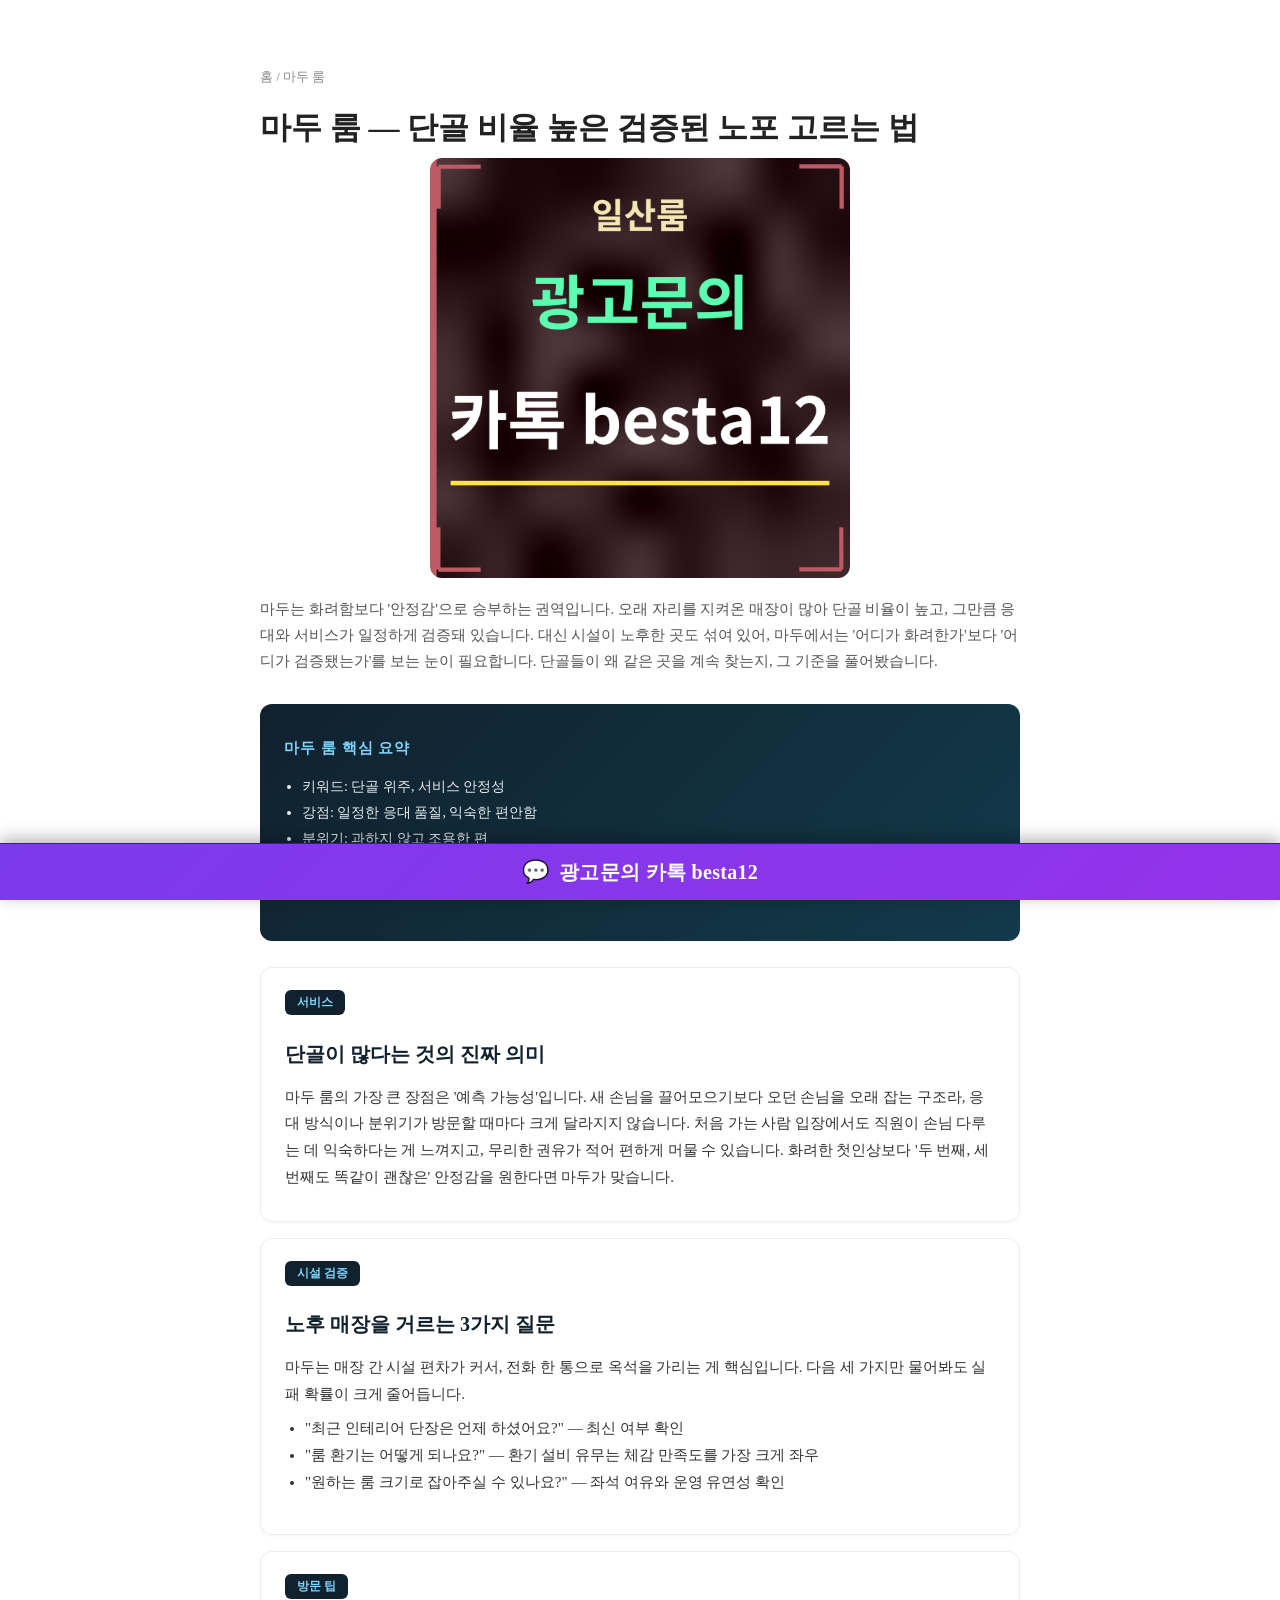
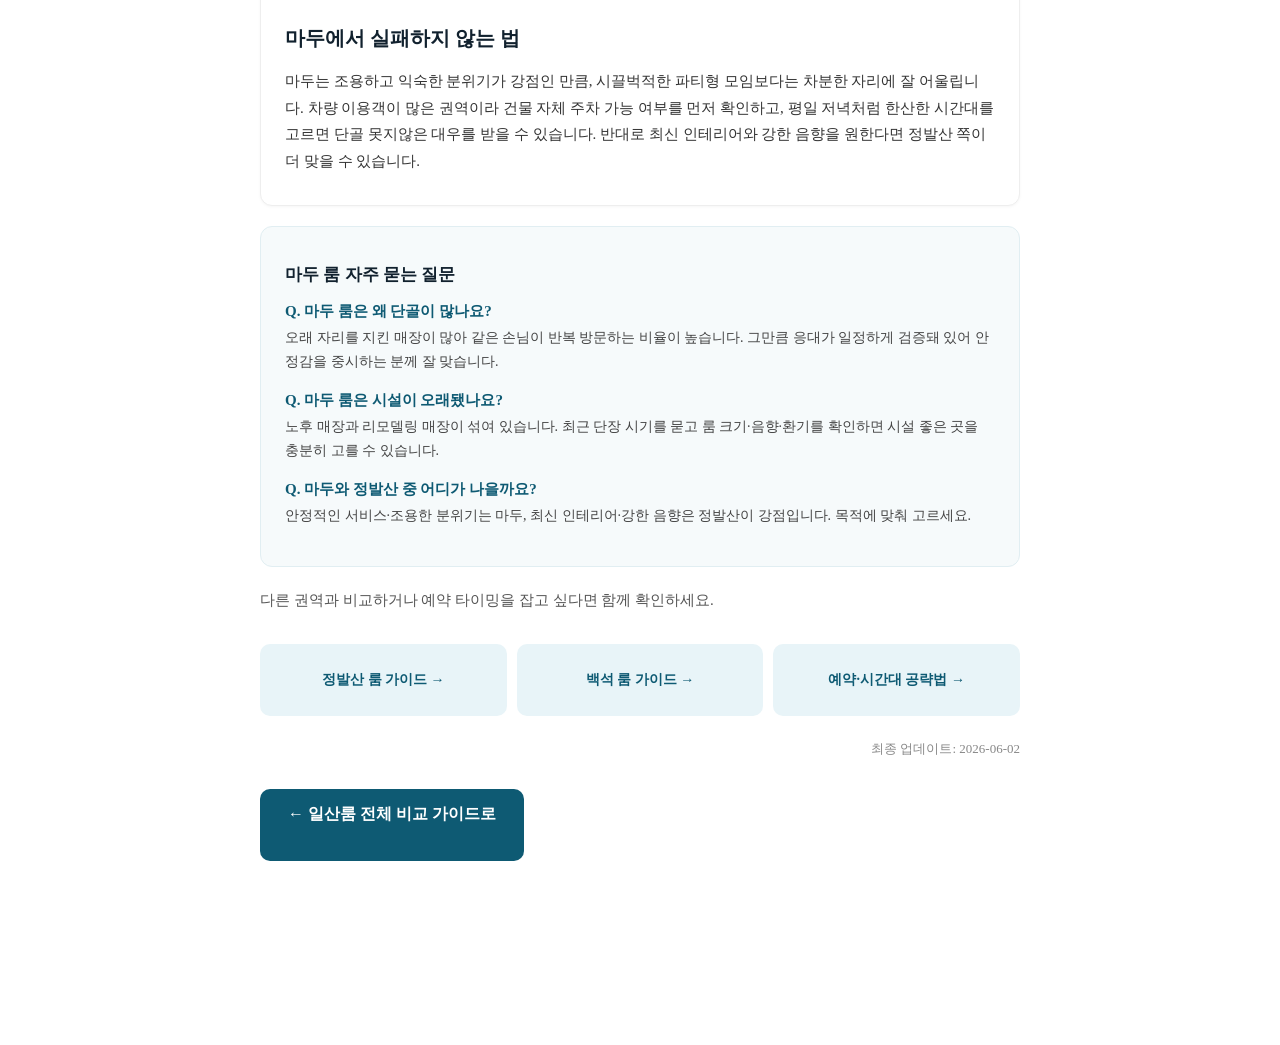
<file: madu/index.html>
<!DOCTYPE html>
<html lang="ko">
<head>
  <meta charset="UTF-8">
  <meta name="viewport" content="width=device-width, initial-scale=1.0">
  <title>마두 룸 — 단골 비율 높은 검증된 노포 고르는 법</title>
  <link rel="icon" href="/favicon.ico" type="image/x-icon">
  <meta name="description" content="마두 룸은 단골 위주 운영이라 서비스가 안정적. 다만 노후 매장도 섞여 있어 옥석 가리기가 핵심입니다. 마두역 룸 시설·서비스 검증법과 실패하지 않는 체크포인트 5가지를 정리했습니다.">
  <meta name="keywords" content="마두 룸, 마두역 룸, 마두 프라이빗 룸, 마두 룸 추천, 마두 단골 룸, 마두 룸 후기">
  <link rel="canonical" href="https://ilsanroom3.pages.dev/madu/">
  <meta property="og:type" content="article">
  <meta property="og:title" content="마두 룸 — 단골 비율 높은 검증된 노포 고르는 법">
  <meta property="og:description" content="마두 룸은 단골 위주라 서비스가 안정적. 노후 매장 옥석 가리는 검증법과 체크포인트 5가지.">
  <meta property="og:url" content="https://ilsanroom3.pages.dev/madu/">
  <meta property="og:image" content="https://ilsanroom3.pages.dev/card-madu-27d6f7c0.png">
<meta property="og:image:alt" content="일산룸 광고문의 카톡 besta12">
<meta property="og:image:type" content="image/png">
  <meta property="og:image:width" content="1200">
  <meta property="og:image:height" content="1200">
  <meta property="og:locale" content="ko_KR">
  <meta property="og:site_name" content="일산룸 추천 가이드">
  <meta name="twitter:card" content="summary_large_image">
  <meta name="twitter:title" content="마두 룸 — 단골 비율 높은 검증된 노포 고르는 법">
  <meta name="twitter:description" content="마두 룸은 단골 위주라 서비스가 안정적. 옥석 가리는 검증법과 체크포인트 5가지.">
  <meta name="twitter:image" content="https://ilsanroom3.pages.dev/card-madu-27d6f7c0.png">
  <meta name="robots" content="index, follow, max-snippet:-1, max-image-preview:large">
  <meta name="theme-color" content="#1a1a2e">
  <link rel="manifest" href="/site.webmanifest">
  <link rel="apple-touch-icon" href="/icon-192.png">
  <meta name="apple-mobile-web-app-capable" content="yes">
  <meta name="apple-mobile-web-app-title" content="일산룸">
  <script type="application/ld+json">{"@context":"https://schema.org","@graph":[{"@type":"WebPage","@id":"https://ilsanroom3.pages.dev/madu/#webpage","name":"마두 룸 — 단골 비율 높은 검증된 노포 고르는 법","description":"마두역 룸 시설·서비스 검증법과 체크포인트.","url":"https://ilsanroom3.pages.dev/madu/","inLanguage":"ko-KR","datePublished":"2026-06-02T00:00:00+09:00","dateModified":"2026-06-02T00:00:00+09:00","isPartOf":{"@id":"https://ilsanroom3.pages.dev/#website"},"breadcrumb":{"@id":"https://ilsanroom3.pages.dev/madu/#breadcrumb"},"image":"https://ilsanroom3.pages.dev/card-madu-27d6f7c0.png"},{"@type":"BreadcrumbList","@id":"https://ilsanroom3.pages.dev/madu/#breadcrumb","itemListElement":[{"@type":"ListItem","position":1,"name":"홈","item":"https://ilsanroom3.pages.dev/"},{"@type":"ListItem","position":2,"name":"마두 룸","item":"https://ilsanroom3.pages.dev/madu/"}]},{"@type":"Article","headline":"마두 룸 — 단골 비율 높은 검증된 노포 고르는 법","description":"단골 위주 운영의 장점과 노후 매장을 거르는 검증법.","datePublished":"2026-06-02T00:00:00+09:00","dateModified":"2026-06-02T00:00:00+09:00","inLanguage":"ko-KR","author":{"@type":"Person","name":"일산룸 10년 경험자"},"publisher":{"@id":"https://ilsanroom3.pages.dev/#organization"},"mainEntityOfPage":{"@id":"https://ilsanroom3.pages.dev/madu/#webpage"},"image":"https://ilsanroom3.pages.dev/card-madu-27d6f7c0.png"},{"@type":"FAQPage","mainEntity":[{"@type":"Question","name":"마두 룸은 왜 단골이 많나요?","acceptedAnswer":{"@type":"Answer","text":"마두 권역은 오래 자리를 지킨 매장이 많아 같은 손님이 반복 방문하는 비율이 높습니다. 그만큼 응대와 서비스가 일정하게 검증돼 있어 안정감을 중시하는 분께 잘 맞습니다."}},{"@type":"Question","name":"마두 룸은 시설이 오래됐다던데요?","acceptedAnswer":{"@type":"Answer","text":"권역 특성상 노후 매장과 리모델링 매장이 섞여 있습니다. 전화로 최근 단장 시기를 묻고, 룸 크기·음향·환기 상태를 확인하면 시설 좋은 곳을 충분히 고를 수 있습니다."}}]}]}</script>
  <link rel="stylesheet" href="/style.css?v=6">
  <style>
    .spoke-wrap{max-width:760px;margin:0 auto;padding:40px 20px 100px;color:#222}
    .spoke-wrap h1{font-size:25px;font-weight:800;margin-bottom:8px;line-height:1.38;word-break:keep-all}
    .spoke-wrap .lead{color:#555;margin-bottom:30px;font-size:15px;line-height:1.75}
    .spoke-hero{background:linear-gradient(135deg,#11212e,#123a4a);color:#fff;padding:22px 24px;border-radius:12px;margin-bottom:26px}
    .spoke-hero h2{font-size:15px;color:#7dd3fc;margin-bottom:12px;font-weight:800;letter-spacing:1px}
    .spoke-hero ul{padding-left:18px;color:#e6eef2}
    .spoke-hero li{font-size:14px;line-height:1.85}
    .spoke-card{background:#fff;border:1px solid #eee;border-radius:12px;padding:22px 24px;margin-bottom:16px;box-shadow:0 1px 3px rgba(0,0,0,.04)}
    .spoke-card h2{font-size:18px;font-weight:700;color:#11212e;margin-bottom:10px;word-break:keep-all;line-height:1.45}
    .spoke-card p{font-size:15px;line-height:1.78;color:#333;margin-bottom:8px}
    .spoke-card ul{margin-top:8px;padding-left:20px}
    .spoke-card li{font-size:15px;line-height:1.8;color:#333}
    .spoke-badge{display:inline-block;background:#11212e;color:#7dd3fc;padding:4px 12px;border-radius:6px;font-size:12px;font-weight:700;margin-bottom:8px}
    .spoke-faq{background:#f6fafb;border:1px solid #e1eef2;border-radius:12px;padding:22px 24px;margin:20px 0}
    .spoke-faq h2{font-size:17px;color:#11212e;font-weight:800;margin-bottom:14px}
    .spoke-faq dt{font-weight:700;color:#0e5a73;font-size:15px;margin-bottom:5px}
    .spoke-faq dd{margin:0 0 16px;font-size:14px;line-height:1.75;color:#444}
    .spoke-nav{display:flex;flex-wrap:wrap;gap:10px;margin:24px 0}
    .spoke-nav a{flex:1;min-width:120px;text-align:center;padding:14px 10px;background:#e8f4f8;color:#0e5a73;font-weight:700;text-decoration:none;border-radius:10px;font-size:14px;min-height:44px;line-height:1.3;display:flex;align-items:center;justify-content:center}
    .spoke-nav a:hover{background:#d6ebf1}
    .back-link{display:inline-block;margin-top:18px;padding:14px 28px;background:#0e5a73;color:#fff;font-weight:700;text-decoration:none;border-radius:10px;min-height:44px;line-height:1.4}
    .back-link:hover{background:#0b4a5e}
    .last-updated{font-size:13px;color:#888;margin-top:18px;text-align:right}
    @media (min-width:768px){.spoke-wrap{padding:60px 24px 120px}.spoke-wrap h1{font-size:31px}.spoke-card h2{font-size:20px}}
  </style>
</head>
<body>
  <a href="#spoke-main" class="skip-link">본문 바로가기</a>
  <main class="spoke-wrap" id="spoke-main">
    <nav aria-label="브레드크럼" style="font-size:13px;color:#888;margin-bottom:12px">
      <a href="/" style="color:#888;text-decoration:none">홈</a> / <span>마두 룸</span>
    </nav>

    <h1>마두 룸 — 단골 비율 높은 검증된 노포 고르는 법</h1>
<figure class="page-thumb" style="margin:0 auto 18px;max-width:420px"><img src="/card-madu-27d6f7c0.png" alt="일산룸 광고문의 카톡 besta12" width="1200" height="1200" decoding="async" style="display:block;width:100%;height:auto;border-radius:12px"></figure>
    <p class="lead">마두는 화려함보다 '안정감'으로 승부하는 권역입니다. 오래 자리를 지켜온 매장이 많아 단골 비율이 높고, 그만큼 응대와 서비스가 일정하게 검증돼 있습니다. 대신 시설이 노후한 곳도 섞여 있어, 마두에서는 '어디가 화려한가'보다 '어디가 검증됐는가'를 보는 눈이 필요합니다. 단골들이 왜 같은 곳을 계속 찾는지, 그 기준을 풀어봤습니다.</p>

    <div class="spoke-hero" aria-label="마두 요약">
      <h2>마두 룸 핵심 요약</h2>
      <ul>
        <li>키워드: 단골 위주, 서비스 안정성</li>
        <li>강점: 일정한 응대 품질, 익숙한 편안함</li>
        <li>분위기: 과하지 않고 조용한 편</li>
        <li>변수: 매장별 시설 편차가 큼 (노후 ↔ 리모델링 혼재)</li>
        <li>접근성: 차량 이용이 편리, 주차 확인 권장</li>
      </ul>
    </div>

    <div class="spoke-card">
      <span class="spoke-badge">서비스</span>
      <h2>단골이 많다는 것의 진짜 의미</h2>
      <p>마두 룸의 가장 큰 장점은 '예측 가능성'입니다. 새 손님을 끌어모으기보다 오던 손님을 오래 잡는 구조라, 응대 방식이나 분위기가 방문할 때마다 크게 달라지지 않습니다. 처음 가는 사람 입장에서도 직원이 손님 다루는 데 익숙하다는 게 느껴지고, 무리한 권유가 적어 편하게 머물 수 있습니다. 화려한 첫인상보다 '두 번째, 세 번째도 똑같이 괜찮은' 안정감을 원한다면 마두가 맞습니다.</p>
    </div>

    <div class="spoke-card">
      <span class="spoke-badge">시설 검증</span>
      <h2>노후 매장을 거르는 3가지 질문</h2>
      <p>마두는 매장 간 시설 편차가 커서, 전화 한 통으로 옥석을 가리는 게 핵심입니다. 다음 세 가지만 물어봐도 실패 확률이 크게 줄어듭니다.</p>
      <ul>
        <li>"최근 인테리어 단장은 언제 하셨어요?" — 최신 여부 확인</li>
        <li>"룸 환기는 어떻게 되나요?" — 환기 설비 유무는 체감 만족도를 가장 크게 좌우</li>
        <li>"원하는 룸 크기로 잡아주실 수 있나요?" — 좌석 여유와 운영 유연성 확인</li>
      </ul>
    </div>

    <div class="spoke-card">
      <span class="spoke-badge">방문 팁</span>
      <h2>마두에서 실패하지 않는 법</h2>
      <p>마두는 조용하고 익숙한 분위기가 강점인 만큼, 시끌벅적한 파티형 모임보다는 차분한 자리에 잘 어울립니다. 차량 이용객이 많은 권역이라 건물 자체 주차 가능 여부를 먼저 확인하고, 평일 저녁처럼 한산한 시간대를 고르면 단골 못지않은 대우를 받을 수 있습니다. 반대로 최신 인테리어와 강한 음향을 원한다면 정발산 쪽이 더 맞을 수 있습니다.</p>
    </div>

    <div class="spoke-faq">
      <h2>마두 룸 자주 묻는 질문</h2>
      <dl>
        <dt>Q. 마두 룸은 왜 단골이 많나요?</dt>
        <dd>오래 자리를 지킨 매장이 많아 같은 손님이 반복 방문하는 비율이 높습니다. 그만큼 응대가 일정하게 검증돼 있어 안정감을 중시하는 분께 잘 맞습니다.</dd>
        <dt>Q. 마두 룸은 시설이 오래됐나요?</dt>
        <dd>노후 매장과 리모델링 매장이 섞여 있습니다. 최근 단장 시기를 묻고 룸 크기·음향·환기를 확인하면 시설 좋은 곳을 충분히 고를 수 있습니다.</dd>
        <dt>Q. 마두와 정발산 중 어디가 나을까요?</dt>
        <dd>안정적인 서비스·조용한 분위기는 마두, 최신 인테리어·강한 음향은 정발산이 강점입니다. 목적에 맞춰 고르세요.</dd>
      </dl>
    </div>

    <p class="lead" style="margin-top:8px">다른 권역과 비교하거나 예약 타이밍을 잡고 싶다면 함께 확인하세요.</p>
    <nav class="spoke-nav" aria-label="권역 이동">
      <a href="/jeongbalsan/">정발산 룸 가이드 →</a>
      <a href="/baekseok/">백석 룸 가이드 →</a>
      <a href="/reserve/">예약·시간대 공략법 →</a>
    </nav>

    <p class="last-updated">최종 업데이트: 2026-06-02</p>
    <a href="/" class="back-link">← 일산룸 전체 비교 가이드로</a>
  </main>

  <!-- Fixed Bottom Contact Bar (mobile + PC) -->
  <nav class="fixed-bottom-bar" id="fixedBottomBar" aria-label="하단 연락처">
    <span class="bottom-bar-btn bottom-bar-primary">
      <span class="bottom-bar-icon" aria-hidden="true">&#128172;</span>
      <span>광고문의 카톡 besta12</span>
    </span>
  </nav>

  <script>
    if ('serviceWorker' in navigator) {
      window.addEventListener('load', function () {
        navigator.serviceWorker.register('/sw.js').catch(function(){});
      });
    }
  </script>
</body>
</html>
</file>
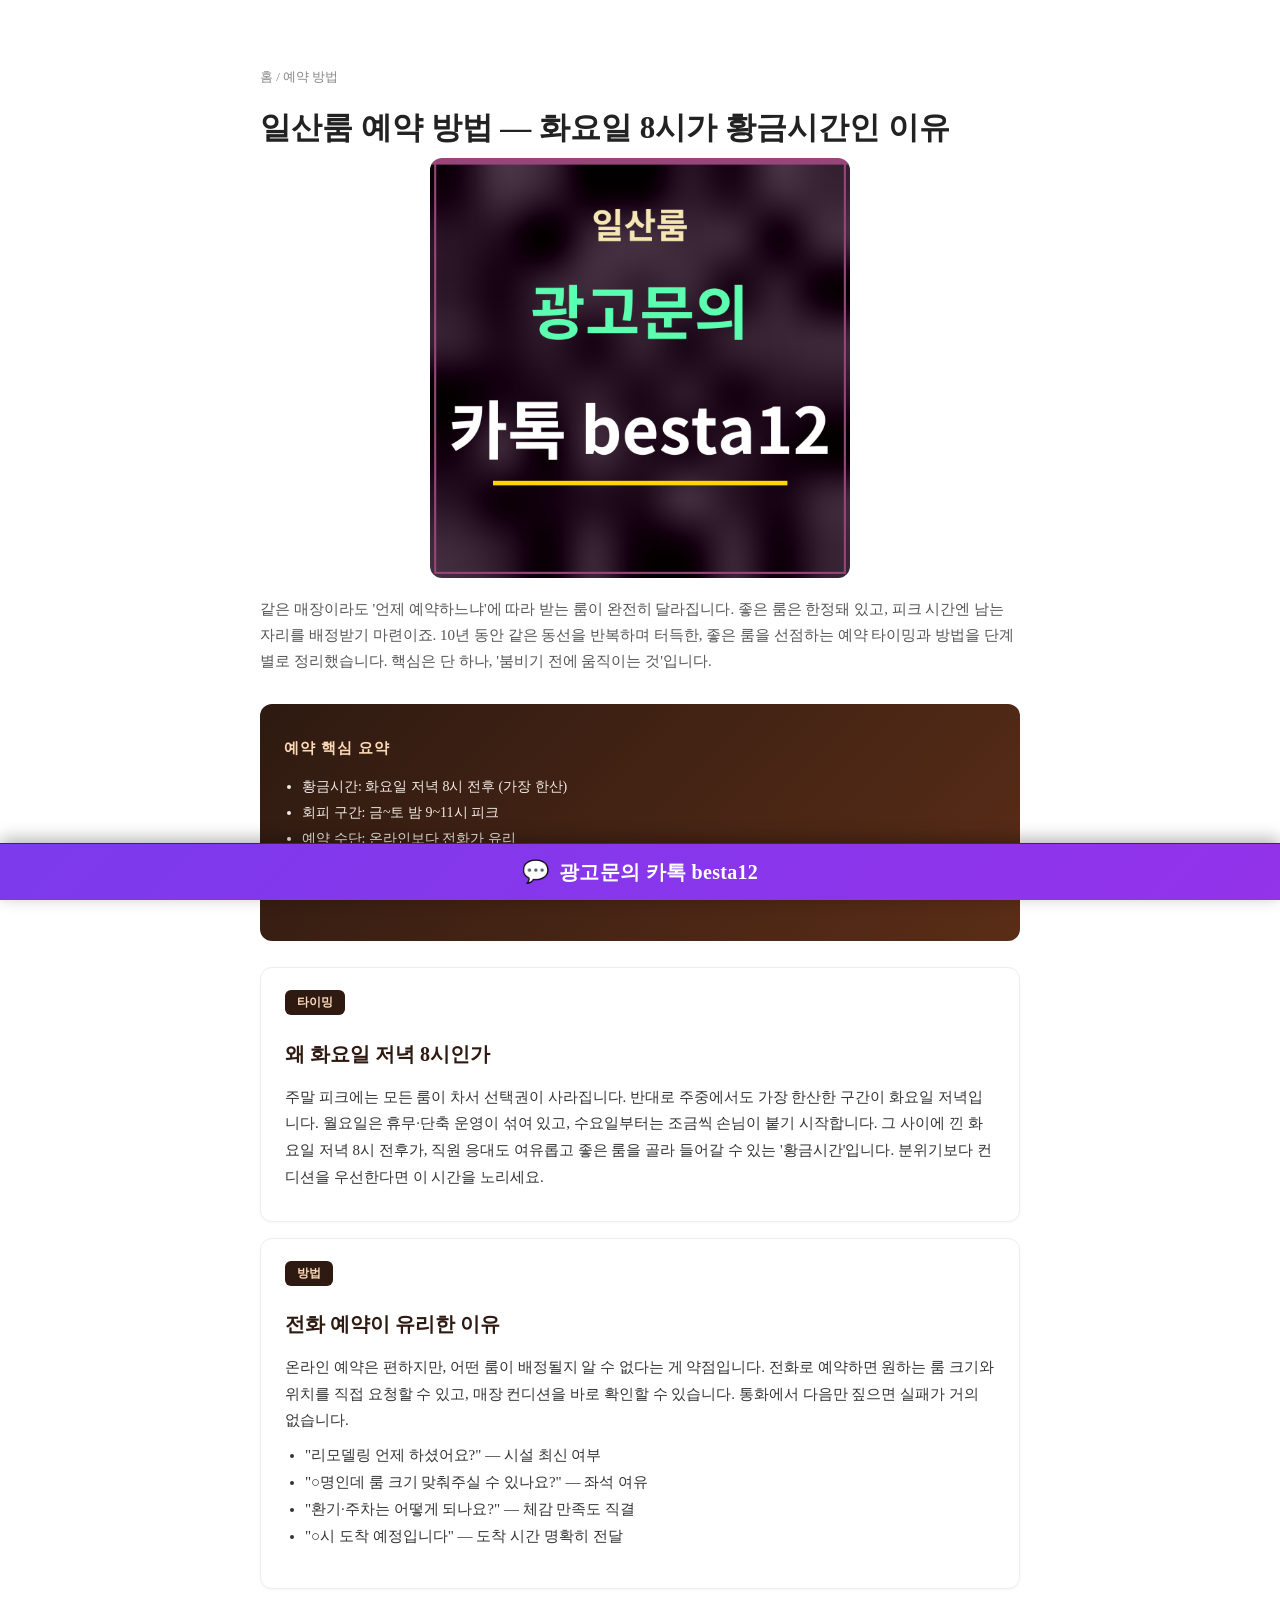
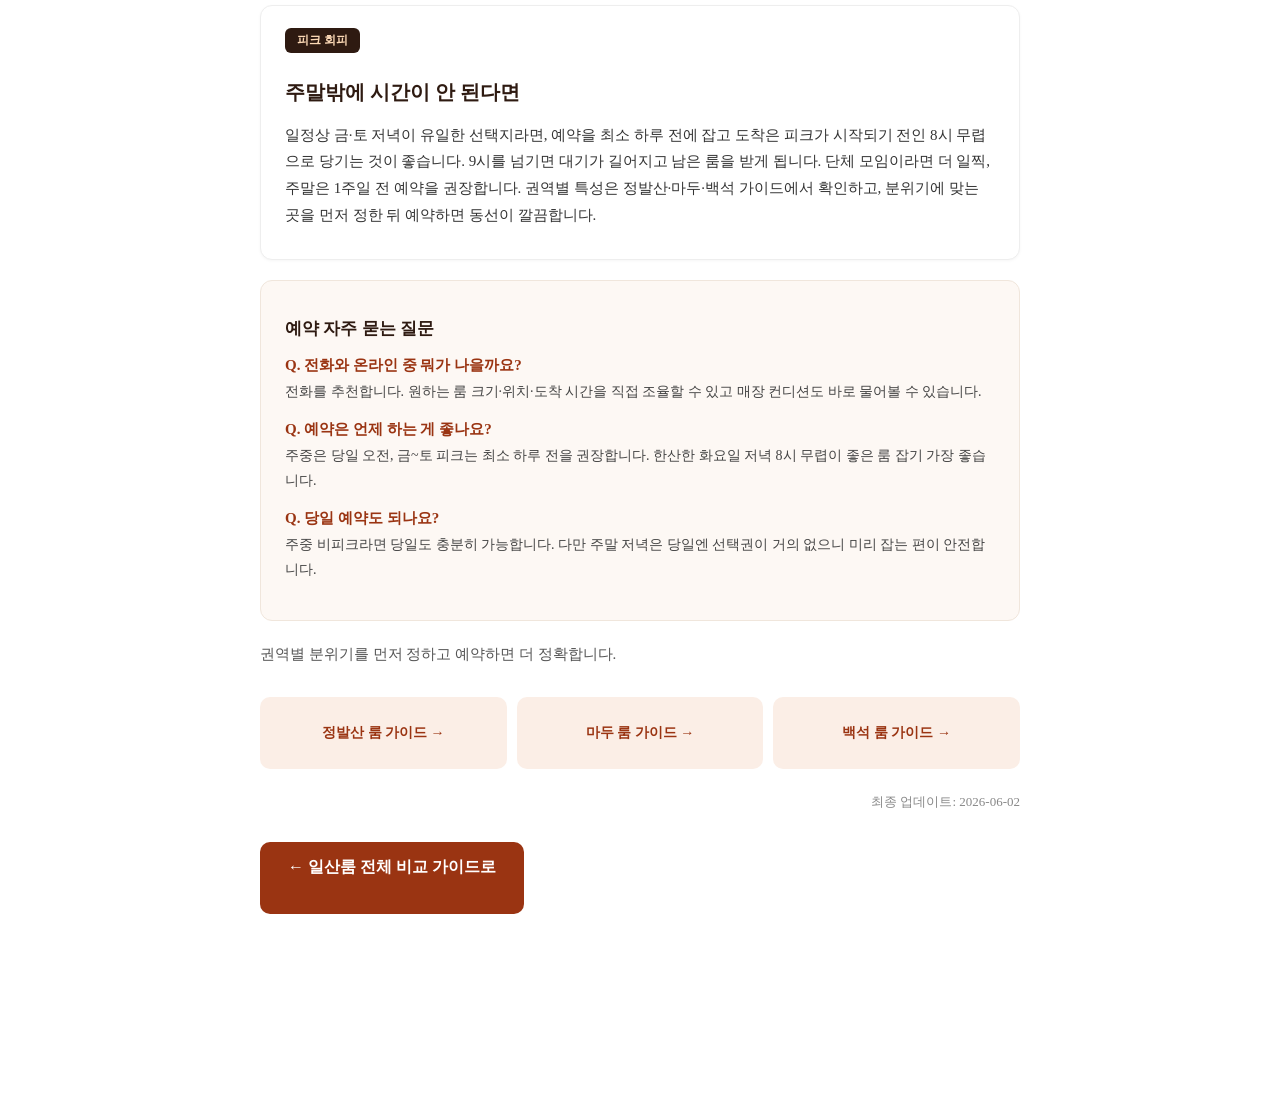
<file: reserve/index.html>
<!DOCTYPE html>
<html lang="ko">
<head>
  <meta charset="UTF-8">
  <meta name="viewport" content="width=device-width, initial-scale=1.0">
  <title>일산룸 예약 방법 — 화요일 8시가 황금시간인 이유</title>
  <link rel="icon" href="/favicon.ico" type="image/x-icon">
  <meta name="description" content="일산룸 예약, 언제 어떻게 해야 좋은 룸을 잡을까? 화요일 저녁 8시가 황금시간인 이유, 전화 예약이 유리한 이유, 피크타임 회피법까지 10년차의 실전 예약 가이드를 정리했습니다.">
  <meta name="keywords" content="일산룸 예약, 일산룸 예약 방법, 일산룸 예약 시간, 일산 룸 예약, 일산룸 전화 예약, 일산룸 피크타임">
  <link rel="canonical" href="https://ilsanroom3.pages.dev/reserve/">
  <meta property="og:type" content="article">
  <meta property="og:title" content="일산룸 예약 방법 — 화요일 8시가 황금시간인 이유">
  <meta property="og:description" content="좋은 룸 잡는 예약 타이밍과 방법. 화요일 8시 황금시간, 전화 예약 장점, 피크 회피법.">
  <meta property="og:url" content="https://ilsanroom3.pages.dev/reserve/">
  <meta property="og:image" content="https://ilsanroom3.pages.dev/card-reserve-b47dd6a0.png">
<meta property="og:image:alt" content="일산룸 광고문의 카톡 besta12">
<meta property="og:image:type" content="image/png">
  <meta property="og:image:width" content="1200">
  <meta property="og:image:height" content="1200">
  <meta property="og:locale" content="ko_KR">
  <meta property="og:site_name" content="일산룸 추천 가이드">
  <meta name="twitter:card" content="summary_large_image">
  <meta name="twitter:title" content="일산룸 예약 방법 — 화요일 8시가 황금시간인 이유">
  <meta name="twitter:description" content="좋은 룸 잡는 예약 타이밍과 방법. 화요일 8시 황금시간, 전화 예약 장점.">
  <meta name="twitter:image" content="https://ilsanroom3.pages.dev/card-reserve-b47dd6a0.png">
  <meta name="robots" content="index, follow, max-snippet:-1, max-image-preview:large">
  <meta name="theme-color" content="#1a1a2e">
  <link rel="manifest" href="/site.webmanifest">
  <link rel="apple-touch-icon" href="/icon-192.png">
  <meta name="apple-mobile-web-app-capable" content="yes">
  <meta name="apple-mobile-web-app-title" content="일산룸">
  <script type="application/ld+json">{"@context":"https://schema.org","@graph":[{"@type":"WebPage","@id":"https://ilsanroom3.pages.dev/reserve/#webpage","name":"일산룸 예약 방법 — 화요일 8시가 황금시간인 이유","description":"일산룸 예약 타이밍과 방법, 피크타임 회피 가이드.","url":"https://ilsanroom3.pages.dev/reserve/","inLanguage":"ko-KR","datePublished":"2026-06-02T00:00:00+09:00","dateModified":"2026-06-02T00:00:00+09:00","isPartOf":{"@id":"https://ilsanroom3.pages.dev/#website"},"breadcrumb":{"@id":"https://ilsanroom3.pages.dev/reserve/#breadcrumb"},"image":"https://ilsanroom3.pages.dev/card-reserve-b47dd6a0.png"},{"@type":"BreadcrumbList","@id":"https://ilsanroom3.pages.dev/reserve/#breadcrumb","itemListElement":[{"@type":"ListItem","position":1,"name":"홈","item":"https://ilsanroom3.pages.dev/"},{"@type":"ListItem","position":2,"name":"예약 방법","item":"https://ilsanroom3.pages.dev/reserve/"}]},{"@type":"HowTo","name":"일산룸 예약하는 방법","totalTime":"PT5M","step":[{"@type":"HowToStep","position":1,"name":"권역 정하기","text":"정발산·마두·백석 중 분위기에 맞는 권역을 먼저 정합니다."},{"@type":"HowToStep","position":2,"name":"전화로 컨디션 확인","text":"리모델링 시기, 룸 크기, 환기, 주차를 전화로 확인합니다."},{"@type":"HowToStep","position":3,"name":"시간대 선택","text":"한산한 화요일 저녁 등 비피크 시간을 골라 좋은 룸을 선점합니다."},{"@type":"HowToStep","position":4,"name":"예약 확정","text":"원하는 룸 크기와 도착 시간을 명확히 전달해 예약을 확정합니다."}]},{"@type":"FAQPage","mainEntity":[{"@type":"Question","name":"일산룸 예약은 전화가 나은가요, 온라인이 나은가요?","acceptedAnswer":{"@type":"Answer","text":"전화 예약을 추천합니다. 원하는 룸 크기와 위치, 도착 시간을 직접 조율할 수 있어 만족도가 높고, 매장 컨디션도 바로 물어볼 수 있습니다."}},{"@type":"Question","name":"일산룸 예약은 언제 하는 게 좋나요?","acceptedAnswer":{"@type":"Answer","text":"주중이라면 당일 오전, 금~토 같은 피크 시간대는 최소 하루 전 예약을 권장합니다. 한산한 화요일 저녁 8시 무렵이 좋은 룸을 고르기 가장 좋은 시간입니다."}}]}]}</script>
  <link rel="stylesheet" href="/style.css?v=6">
  <style>
    .spoke-wrap{max-width:760px;margin:0 auto;padding:40px 20px 100px;color:#222}
    .spoke-wrap h1{font-size:25px;font-weight:800;margin-bottom:8px;line-height:1.38;word-break:keep-all}
    .spoke-wrap .lead{color:#555;margin-bottom:30px;font-size:15px;line-height:1.75}
    .spoke-hero{background:linear-gradient(135deg,#2e1a11,#5a2d17);color:#fff;padding:22px 24px;border-radius:12px;margin-bottom:26px}
    .spoke-hero h2{font-size:15px;color:#fcd9b6;margin-bottom:12px;font-weight:800;letter-spacing:1px}
    .spoke-hero ul{padding-left:18px;color:#f2eae6}
    .spoke-hero li{font-size:14px;line-height:1.85}
    .spoke-card{background:#fff;border:1px solid #eee;border-radius:12px;padding:22px 24px;margin-bottom:16px;box-shadow:0 1px 3px rgba(0,0,0,.04)}
    .spoke-card h2{font-size:18px;font-weight:700;color:#2e1a11;margin-bottom:10px;word-break:keep-all;line-height:1.45}
    .spoke-card p{font-size:15px;line-height:1.78;color:#333;margin-bottom:8px}
    .spoke-card ul{margin-top:8px;padding-left:20px}
    .spoke-card li{font-size:15px;line-height:1.8;color:#333}
    .spoke-badge{display:inline-block;background:#2e1a11;color:#fcd9b6;padding:4px 12px;border-radius:6px;font-size:12px;font-weight:700;margin-bottom:8px}
    .spoke-faq{background:#fdf8f4;border:1px solid #f0e6dc;border-radius:12px;padding:22px 24px;margin:20px 0}
    .spoke-faq h2{font-size:17px;color:#2e1a11;font-weight:800;margin-bottom:14px}
    .spoke-faq dt{font-weight:700;color:#9a3412;font-size:15px;margin-bottom:5px}
    .spoke-faq dd{margin:0 0 16px;font-size:14px;line-height:1.75;color:#444}
    .spoke-nav{display:flex;flex-wrap:wrap;gap:10px;margin:24px 0}
    .spoke-nav a{flex:1;min-width:120px;text-align:center;padding:14px 10px;background:#fbeee6;color:#9a3412;font-weight:700;text-decoration:none;border-radius:10px;font-size:14px;min-height:44px;line-height:1.3;display:flex;align-items:center;justify-content:center}
    .spoke-nav a:hover{background:#f5e1d4}
    .back-link{display:inline-block;margin-top:18px;padding:14px 28px;background:#9a3412;color:#fff;font-weight:700;text-decoration:none;border-radius:10px;min-height:44px;line-height:1.4}
    .back-link:hover{background:#7c2d12}
    .last-updated{font-size:13px;color:#888;margin-top:18px;text-align:right}
    @media (min-width:768px){.spoke-wrap{padding:60px 24px 120px}.spoke-wrap h1{font-size:31px}.spoke-card h2{font-size:20px}}
  </style>
</head>
<body>
  <a href="#spoke-main" class="skip-link">본문 바로가기</a>
  <main class="spoke-wrap" id="spoke-main">
    <nav aria-label="브레드크럼" style="font-size:13px;color:#888;margin-bottom:12px">
      <a href="/" style="color:#888;text-decoration:none">홈</a> / <span>예약 방법</span>
    </nav>

    <h1>일산룸 예약 방법 — 화요일 8시가 황금시간인 이유</h1>
<figure class="page-thumb" style="margin:0 auto 18px;max-width:420px"><img src="/card-reserve-b47dd6a0.png" alt="일산룸 광고문의 카톡 besta12" width="1200" height="1200" decoding="async" style="display:block;width:100%;height:auto;border-radius:12px"></figure>
    <p class="lead">같은 매장이라도 '언제 예약하느냐'에 따라 받는 룸이 완전히 달라집니다. 좋은 룸은 한정돼 있고, 피크 시간엔 남는 자리를 배정받기 마련이죠. 10년 동안 같은 동선을 반복하며 터득한, 좋은 룸을 선점하는 예약 타이밍과 방법을 단계별로 정리했습니다. 핵심은 단 하나, '붐비기 전에 움직이는 것'입니다.</p>

    <div class="spoke-hero" aria-label="예약 요약">
      <h2>예약 핵심 요약</h2>
      <ul>
        <li>황금시간: 화요일 저녁 8시 전후 (가장 한산)</li>
        <li>회피 구간: 금~토 밤 9~11시 피크</li>
        <li>예약 수단: 온라인보다 전화가 유리</li>
        <li>주중: 당일 오전 / 주말: 최소 하루 전</li>
        <li>필수 확인: 룸 크기·음향·환기·주차</li>
      </ul>
    </div>

    <div class="spoke-card">
      <span class="spoke-badge">타이밍</span>
      <h2>왜 화요일 저녁 8시인가</h2>
      <p>주말 피크에는 모든 룸이 차서 선택권이 사라집니다. 반대로 주중에서도 가장 한산한 구간이 화요일 저녁입니다. 월요일은 휴무·단축 운영이 섞여 있고, 수요일부터는 조금씩 손님이 붙기 시작합니다. 그 사이에 낀 화요일 저녁 8시 전후가, 직원 응대도 여유롭고 좋은 룸을 골라 들어갈 수 있는 '황금시간'입니다. 분위기보다 컨디션을 우선한다면 이 시간을 노리세요.</p>
    </div>

    <div class="spoke-card">
      <span class="spoke-badge">방법</span>
      <h2>전화 예약이 유리한 이유</h2>
      <p>온라인 예약은 편하지만, 어떤 룸이 배정될지 알 수 없다는 게 약점입니다. 전화로 예약하면 원하는 룸 크기와 위치를 직접 요청할 수 있고, 매장 컨디션을 바로 확인할 수 있습니다. 통화에서 다음만 짚으면 실패가 거의 없습니다.</p>
      <ul>
        <li>"리모델링 언제 하셨어요?" — 시설 최신 여부</li>
        <li>"○명인데 룸 크기 맞춰주실 수 있나요?" — 좌석 여유</li>
        <li>"환기·주차는 어떻게 되나요?" — 체감 만족도 직결</li>
        <li>"○시 도착 예정입니다" — 도착 시간 명확히 전달</li>
      </ul>
    </div>

    <div class="spoke-card">
      <span class="spoke-badge">피크 회피</span>
      <h2>주말밖에 시간이 안 된다면</h2>
      <p>일정상 금·토 저녁이 유일한 선택지라면, 예약을 최소 하루 전에 잡고 도착은 피크가 시작되기 전인 8시 무렵으로 당기는 것이 좋습니다. 9시를 넘기면 대기가 길어지고 남은 룸을 받게 됩니다. 단체 모임이라면 더 일찍, 주말은 1주일 전 예약을 권장합니다. 권역별 특성은 정발산·마두·백석 가이드에서 확인하고, 분위기에 맞는 곳을 먼저 정한 뒤 예약하면 동선이 깔끔합니다.</p>
    </div>

    <div class="spoke-faq">
      <h2>예약 자주 묻는 질문</h2>
      <dl>
        <dt>Q. 전화와 온라인 중 뭐가 나을까요?</dt>
        <dd>전화를 추천합니다. 원하는 룸 크기·위치·도착 시간을 직접 조율할 수 있고 매장 컨디션도 바로 물어볼 수 있습니다.</dd>
        <dt>Q. 예약은 언제 하는 게 좋나요?</dt>
        <dd>주중은 당일 오전, 금~토 피크는 최소 하루 전을 권장합니다. 한산한 화요일 저녁 8시 무렵이 좋은 룸 잡기 가장 좋습니다.</dd>
        <dt>Q. 당일 예약도 되나요?</dt>
        <dd>주중 비피크라면 당일도 충분히 가능합니다. 다만 주말 저녁은 당일엔 선택권이 거의 없으니 미리 잡는 편이 안전합니다.</dd>
      </dl>
    </div>

    <p class="lead" style="margin-top:8px">권역별 분위기를 먼저 정하고 예약하면 더 정확합니다.</p>
    <nav class="spoke-nav" aria-label="권역 이동">
      <a href="/jeongbalsan/">정발산 룸 가이드 →</a>
      <a href="/madu/">마두 룸 가이드 →</a>
      <a href="/baekseok/">백석 룸 가이드 →</a>
    </nav>

    <p class="last-updated">최종 업데이트: 2026-06-02</p>
    <a href="/" class="back-link">← 일산룸 전체 비교 가이드로</a>
  </main>

  <!-- Fixed Bottom Contact Bar (mobile + PC) -->
  <nav class="fixed-bottom-bar" id="fixedBottomBar" aria-label="하단 연락처">
    <span class="bottom-bar-btn bottom-bar-primary">
      <span class="bottom-bar-icon" aria-hidden="true">&#128172;</span>
      <span>광고문의 카톡 besta12</span>
    </span>
  </nav>

  <script>
    if ('serviceWorker' in navigator) {
      window.addEventListener('load', function () {
        navigator.serviceWorker.register('/sw.js').catch(function(){});
      });
    }
  </script>
</body>
</html>
</file>
<file: style.css>
/* ===== Non-critical CSS (loaded async) ===== */
/* Critical above-fold CSS is inlined in <head> */

/* Scroll behavior */
html { scroll-behavior: smooth; }

/* ===== ERROR BOUNDARY ===== */
.error-boundary {
  display: none; position: fixed; inset: 0; z-index: 99999;
  background: #fff; flex-direction: column; align-items: center; justify-content: center;
  text-align: center; padding: 40px 20px;
}
.error-boundary.show { display: flex; }
.error-boundary p { font-size: 18px; font-weight: 700; color: #111; margin-bottom: 20px; }
.error-retry-btn {
  padding: 14px 32px; background: #7c3aed; color: #fff; border: none; border-radius: 12px;
  font-size: 16px; font-weight: 700; cursor: pointer; min-height: 44px; font-family: inherit;
}

/* ===== COUNTDOWN ===== */
.countdown-bar {
  display: inline-block; padding: 8px 20px; background: rgba(239,68,68,0.15);
  border: 1px solid rgba(239,68,68,0.4); border-radius: 24px;
  color: #fca5a5; font-size: 14px; animation: pulse-glow 2s ease-in-out infinite;
  text-shadow: 1px 1px 4px rgba(0,0,0,0.7);
}
.countdown-bar strong { color: #ef4444; font-size: 16px; }
@keyframes pulse-glow { 0%,100% { box-shadow: 0 0 0 0 rgba(239,68,68,0); } 50% { box-shadow: 0 0 16px 4px rgba(239,68,68,0.2); } }

/* ===== TABLE OF CONTENTS ===== */
.toc-box {
  margin: 32px 0 0; padding: 24px 20px; background: #fff;
  border: 1px solid #e0e0e8; border-radius: 12px;
}
.toc-title { font-size: 17px; font-weight: 700; color: #111; margin-bottom: 12px; }
.toc-list { padding-left: 20px; display: flex; flex-direction: column; gap: 8px; }
.toc-list li { font-size: 15px; line-height: 1.5; }
.toc-list a { color: #5b21b6; text-decoration: none; font-weight: 600; }
.toc-list a:hover { text-decoration: underline; color: #7c3aed; }

/* ===== FAQ SECTION ===== */
.faq-list { display: flex; flex-direction: column; gap: 12px; margin-top: 20px; }
.faq-item { background: #fff; border: 1px solid #e0e0e8; border-radius: 12px; overflow: hidden; }
.faq-question {
  padding: 16px 20px; font-size: 16px; font-weight: 700; color: #111;
  cursor: pointer; list-style: none; display: flex; align-items: center; justify-content: space-between;
  min-height: 44px;
}
.faq-question::-webkit-details-marker { display: none; }
.faq-question::after { content: '+'; font-size: 22px; font-weight: 700; color: #7c3aed; flex-shrink: 0; margin-left: 12px; }
details[open] .faq-question::after { content: '−'; }
details[open] .faq-question { border-bottom: 1px solid #e0e0e8; }
.faq-answer { padding: 16px 20px; }
.faq-answer p { font-size: 15px; color: #333; line-height: 1.7; }

/* ===== CONTENT ===== */
.content { max-width: 680px; margin: 0 auto; padding: 0 20px; }

/* ===== ARTICLE SECTION ===== */
.article-section { padding: 40px 0 32px; border-bottom: 1px solid #e0e0e8; }
.article-section:last-child { border-bottom: none; }
.article-section h2 { font-size: 21px; font-weight: 700; color: #111; margin-bottom: 20px; line-height: 1.4; word-break: keep-all; }
.article-section p { margin-bottom: 16px; color: #222; word-break: keep-all; }
.article-section p:last-child { margin-bottom: 0; }

/* Hook Opener */
.hook-opener strong { font-size: 19px; color: #6d28d9; }

/* ===== PHOTOS ===== */
.article-photo { margin: 28px 0; border-radius: 12px; overflow: hidden; background: #1a1a2e; }
.article-photo img { display: block; width: 100%; height: auto; aspect-ratio: 3/2; object-fit: cover; }
.article-photo figcaption {
  padding: 12px 16px; font-size: 13px; line-height: 1.5;
  background: #111; color: #e0e0e0; /* 4.5:1+ contrast on #111 */
}

/* ===== PULL QUOTE ===== */
.pull-quote {
  margin: 40px 0; padding: 32px 24px;
  background: linear-gradient(135deg, #f5f0ff, #ede5ff);
  border-left: 4px solid #7c3aed; border-radius: 0 12px 12px 0;
  font-size: 20px; font-weight: 600; font-style: italic;
  color: #2d1b69; line-height: 1.5; text-align: center; word-break: keep-all;
}

/* ===== COMPARISON TABLE ===== */
.compare-table { margin: 28px 0; background: #fff; border-radius: 12px; border: 1px solid #e0e0e8; overflow: hidden; }
.compare-table h3 { padding: 16px 20px; font-size: 16px; font-weight: 700; background: #1a1a2e; color: #fff; }
.table-wrap { overflow-x: auto; -webkit-overflow-scrolling: touch; }
.compare-table table { width: 100%; border-collapse: collapse; font-size: 14px; }
.compare-table th, .compare-table td { padding: 12px 16px; text-align: center; border-bottom: 1px solid #eee; min-width: 80px; }
.compare-table thead th { background: #f8f6ff; font-weight: 700; color: #333; }
.compare-table tbody th { text-align: left; font-weight: 600; color: #111; }
/* Badges — WCAG AA contrast */
.badge { display: inline-block; padding: 3px 10px; border-radius: 20px; font-size: 12px; font-weight: 700; }
.badge.good { background: #166534; color: #fff; } /* white on dark green = 7:1+ */
.badge.mid { background: #92400e; color: #fff; } /* white on dark amber = 6:1+ */
.badge.warn { background: #991b1b; color: #fff; } /* white on dark red = 7:1+ */

/* ===== SWIPE GALLERY ===== */
.swipe-gallery { margin: 24px 0; position: relative; overflow: hidden; border-radius: 12px; background: #111; }
.gallery-track { display: flex; transition: transform 0.35s ease; touch-action: pan-y; cursor: grab; }
.gallery-track:active { cursor: grabbing; }
.gallery-slide { flex: 0 0 100%; position: relative; }
.gallery-slide img { display: block; width: 100%; height: auto; aspect-ratio: 3/2; object-fit: cover; }
.gallery-caption {
  position: absolute; bottom: 0; left: 0; right: 0;
  padding: 12px 16px; background: linear-gradient(transparent, rgba(0,0,0,0.85));
  color: #fff; font-size: 14px; font-weight: 600; text-shadow: 2px 2px 6px rgba(0,0,0,0.9);
}
.gallery-dots { display: flex; justify-content: center; gap: 8px; padding: 12px 0; }
.gallery-dot {
  width: 44px; height: 44px; border-radius: 50%; background: transparent;
  border: none; cursor: pointer; padding: 0; display: flex; align-items: center; justify-content: center;
}
.gallery-dot::after { content: ''; display: block; width: 10px; height: 10px; border-radius: 50%; background: #666; transition: background 0.2s, transform 0.2s; }
.gallery-dot.active::after { background: #c084fc; transform: scale(1.4); }
.gallery-hint { text-align: center; padding: 4px 0 12px; color: #999; font-size: 13px; } /* #999 on #111 = 6.3:1 */

/* ===== CHECKLIST ===== */
.checklist { display: flex; flex-direction: column; gap: 24px; }
.check-item { display: flex; gap: 16px; align-items: flex-start; }
.check-num {
  flex-shrink: 0; width: 44px; height: 44px; background: #7c3aed; color: #fff;
  border-radius: 50%; display: flex; align-items: center; justify-content: center;
  font-size: 14px; font-weight: 700; margin-top: 2px;
}
.check-item h3 { font-size: 17px; font-weight: 700; color: #111; margin-bottom: 6px; }
.check-item p { font-size: 15px; color: #333; line-height: 1.65; }

/* ===== BEFORE/AFTER ===== */
.before-after { display: flex; align-items: stretch; gap: 12px; margin: 28px 0; }
.ba-card { flex: 1; background: #fff; border-radius: 12px; padding: 20px 16px; border: 1px solid #e0e0e8; }
.ba-label { display: inline-block; padding: 4px 12px; border-radius: 20px; font-size: 12px; font-weight: 700; margin-bottom: 12px; }
.ba-label.before { background: #166534; color: #fff; }
.ba-label.after { background: #991b1b; color: #fff; }
.ba-card p { font-size: 14px; color: #333; line-height: 1.6; }
.ba-arrow { display: flex; align-items: center; font-size: 24px; color: #666; font-weight: 700; flex-shrink: 0; }

/* ===== MINI QUIZ ===== */
.quiz-wrap { margin-top: 20px; }
.quiz-card { display: none; background: #fff; border: 1px solid #e0e0e8; border-radius: 16px; padding: 28px 20px; text-align: center; }
.quiz-card.active { display: block; animation: fadeUp 0.3s ease; }
.quiz-step { display: inline-block; padding: 4px 14px; background: #f5f0ff; color: #6d28d9; font-size: 13px; font-weight: 700; border-radius: 20px; margin-bottom: 16px; }
.quiz-question { font-size: 18px; font-weight: 700; color: #111; margin-bottom: 20px; line-height: 1.4; }
.quiz-btn {
  display: block; width: 100%; padding: 14px 20px; margin-bottom: 10px;
  background: #f8f6ff; border: 2px solid #d0d0e0; border-radius: 12px;
  font-size: 15px; font-weight: 600; color: #222; cursor: pointer;
  transition: all 0.15s ease; min-height: 44px; text-align: left; font-family: inherit;
}
.quiz-btn:hover { border-color: #7c3aed; background: #f0ebff; color: #5b21b6; }
.quiz-btn:active { transform: scale(0.98); }
.quiz-result { display: none; background: linear-gradient(135deg, #1a1a2e, #2d1b69); border-radius: 16px; padding: 32px 24px; text-align: center; }
.quiz-result.active { display: block; animation: fadeUp 0.4s ease; }
.quiz-result-badge { display: inline-block; padding: 4px 16px; background: rgba(192,132,252,0.2); color: #c084fc; font-size: 12px; font-weight: 800; letter-spacing: 2px; border-radius: 20px; margin-bottom: 16px; }
.quiz-result-title { font-size: 22px; font-weight: 800; color: #fff; margin-bottom: 12px; text-shadow: 2px 2px 6px rgba(0,0,0,0.9); }
.quiz-result-desc { font-size: 15px; color: #d4d0e0; line-height: 1.65; margin-bottom: 24px; }
.quiz-cta { max-width: 320px; }
@keyframes fadeUp { from { opacity: 0; transform: translateY(16px); } to { opacity: 1; transform: translateY(0); } }

/* ===== REVIEWS ===== */
.review-cards { display: flex; flex-direction: column; gap: 16px; margin-top: 20px; }
.review-card { background: #fff; border: 1px solid #e0e0e8; border-radius: 12px; padding: 20px; }
.review-stars { color: #b45309; font-size: 16px; margin-bottom: 8px; letter-spacing: 2px; } /* #b45309 on #fff = 4.6:1 */
.review-text { font-size: 15px; color: #222; line-height: 1.65; font-style: italic; margin-bottom: 10px; }
.review-author { font-size: 13px; color: #555; font-weight: 600; } /* #555 on #fff = 7.4:1 */

/* ===== SECRET SECTION ===== */
.secret-section { opacity: 0; transform: translateY(40px); transition: opacity 0.6s ease, transform 0.6s ease; }
.secret-section.revealed { opacity: 1; transform: translateY(0); }
.secret-badge { display: inline-block; padding: 6px 16px; background: linear-gradient(135deg, #7c3aed, #9333ea); color: #fff; font-size: 12px; font-weight: 800; letter-spacing: 2px; border-radius: 20px; margin-bottom: 16px; }
.insider-tips { display: flex; flex-direction: column; gap: 16px; margin-top: 20px; }
.tip-card { background: linear-gradient(135deg, #1a1a2e, #2d1b69); border-radius: 12px; padding: 24px 20px; color: #fff; }
.tip-num { display: inline-block; padding: 3px 10px; background: rgba(192,132,252,0.2); color: #c084fc; font-size: 11px; font-weight: 800; letter-spacing: 1px; border-radius: 12px; margin-bottom: 10px; }
.tip-card h3 { font-size: 17px; font-weight: 700; color: #fff; margin-bottom: 8px; text-shadow: 2px 2px 6px rgba(0,0,0,0.9); }
.tip-card p { font-size: 15px; color: #d4d0e0; line-height: 1.65; }

/* ===== CTA ===== */
.cta-box { padding: 36px 0; text-align: center; }
.cta-button {
  display: block; width: 100%; max-width: 480px; margin: 0 auto; padding: 0 24px;
  height: 56px; line-height: 56px;
  background: linear-gradient(135deg, #7c3aed, #9333ea);
  color: #fff; font-size: 17px; font-weight: 700; text-decoration: none;
  border-radius: 14px; text-align: center; min-height: 44px;
  transition: transform 0.15s ease, box-shadow 0.15s ease;
  box-shadow: 0 4px 16px rgba(124,58,237,0.3);
}
.cta-button:hover { transform: translateY(-2px); box-shadow: 0 6px 24px rgba(124,58,237,0.4); }
.cta-button:active { transform: translateY(0); }
.cta-button-big { height: 64px; line-height: 64px; font-size: 19px; border-radius: 16px; box-shadow: 0 6px 24px rgba(124,58,237,0.35); }
.cta-box-bottom { padding: 48px 0; }

/* ===== EXIT INTENT POPUP ===== */
.exit-popup {
  display: none; position: fixed; inset: 0; z-index: 10000;
  background: rgba(0,0,0,0.7); align-items: center; justify-content: center;
  padding: 20px; animation: fadeIn 0.3s ease;
}
.exit-popup.show { display: flex; }
.exit-popup-inner {
  background: #fff; border-radius: 20px; padding: 36px 24px; max-width: 400px;
  width: 100%; text-align: center; position: relative;
  box-shadow: 0 20px 60px rgba(0,0,0,0.3);
}
.exit-close {
  position: absolute; top: 12px; right: 16px; background: none; border: none;
  font-size: 28px; color: #555; cursor: pointer; min-width: 44px; min-height: 44px;
  display: flex; align-items: center; justify-content: center; font-family: inherit;
}
.exit-title { font-size: 20px; font-weight: 800; color: #111; margin-bottom: 12px; }
.exit-desc { font-size: 15px; color: #444; line-height: 1.6; margin-bottom: 24px; }
.exit-cta { max-width: 320px; }
@keyframes fadeIn { from { opacity: 0; } to { opacity: 1; } }

/* ===== FIXED BOTTOM CONTACT BAR (mobile + PC) ===== */
.fixed-bottom-bar {
  position: fixed; bottom: 0; left: 0; right: 0; z-index: 9000;
  height: 56px; background: #0a0a14; border-top: 1px solid #333;
  display: flex; align-items: stretch;
  box-shadow: 0 -4px 16px rgba(0,0,0,0.3);
}
.bottom-bar-btn {
  flex: 1; display: flex; align-items: center; justify-content: center; gap: 6px;
  color: #e0e0e0; text-decoration: none; font-size: 14px; font-weight: 600;
  min-height: 44px; transition: background 0.15s;
}
.bottom-bar-btn:active { background: rgba(255,255,255,0.08); }
.bottom-bar-primary { background: linear-gradient(135deg, #7c3aed, #9333ea); color: #fff; font-size: 18px; font-weight: 800; letter-spacing: 0.3px; gap: 10px; }
.bottom-bar-primary:active { opacity: 0.9; }
.bottom-bar-icon { font-size: 22px; }

/* ===== FOOTER ===== */
.footer { background: #0a0a14; color: #999; text-align: center; padding: 32px 20px 88px; font-size: 13px; line-height: 1.7; margin-top: 40px; }

/* ===== RESPONSIVE — PC ===== */
@media (min-width: 768px) {
  body { padding-bottom: 56px; }
  .fixed-bottom-bar { left: 0; right: 0; max-width: none; transform: none; border-radius: 0; }
  .bottom-bar-primary { font-size: 20px; }
  .footer { padding-bottom: 32px; }
  .hero { min-height: 440px; }
  .hero-content { padding: 72px 40px 64px; }
  .hero h1 { font-size: 34px; }
  .hero-sub { font-size: 19px; }
  .article-section h2 { font-size: 24px; }
  .pull-quote { font-size: 24px; margin: 48px 0; padding: 40px 32px; }
  .before-after { gap: 20px; }
  .cta-button-big { height: 68px; line-height: 68px; font-size: 20px; }
  .content { max-width: 800px; }
  .toc-box { padding: 28px 28px; }
  .toc-list { gap: 10px; }
  .faq-question { font-size: 17px; padding: 18px 24px; }
  .faq-answer { padding: 18px 24px; }
}
@media (min-width: 1200px) { .content { max-width: 900px; } }

/* ===== ACCESSIBILITY: prefers-reduced-motion ===== */
@media (prefers-reduced-motion: reduce) {
  *, *::before, *::after {
    animation-duration: 0.01ms !important;
    animation-iteration-count: 1 !important;
    transition-duration: 0.01ms !important;
    scroll-behavior: auto !important;
  }
  .countdown-bar { animation: none; }
  .gallery-track { transition: none; }
  .secret-section { opacity: 1; transform: none; transition: none; }
}

/* ===== ACCESSIBILITY: focus-visible (keyboard navigation) ===== */
:focus-visible {
  outline: 3px solid #c084fc;
  outline-offset: 2px;
  border-radius: 4px;
}
.cta-button:focus-visible, .bottom-bar-btn:focus-visible, .quiz-btn:focus-visible, .gallery-dot:focus-visible {
  outline: 3px solid #fff;
  outline-offset: 3px;
  box-shadow: 0 0 0 6px #7c3aed;
}

/* ===== ACCESSIBILITY: skip-link for screen readers ===== */
.skip-link {
  position: absolute; left: -9999px; top: 0; z-index: 99999;
  padding: 12px 20px; background: #1a1a2e; color: #fff;
  font-weight: 700; text-decoration: none; border-radius: 0 0 8px 0;
}
.skip-link:focus { left: 0; }

/* ===== TAP TARGETS: enforce 44px minimum (WCAG 2.5.5) ===== */
a, button, summary, [role="button"] {
  min-height: 44px;
}
.toc-list a, .faq-answer a {
  display: inline-block;
  padding: 2px 4px;
  min-height: auto;
}

/* ===== READING ERGONOMICS: better mobile typography ===== */
.article-section p {
  font-size: 16px;
  line-height: 1.75;
  letter-spacing: -0.01em;
  word-break: keep-all;
  overflow-wrap: break-word;
}
.article-section strong {
  color: #5b21b6;
  font-weight: 700;
}

/* ===== CLS PREVENTION: reserve space ===== */
.social-count { min-height: 41px; }
/* body에는 content-visibility 금지! contain이 position:fixed 전화바를 문서 하단으로 밀어냄(화면 고정 깨짐) */
.article-section { contain-intrinsic-size: auto 400px; content-visibility: auto; }
.hero { content-visibility: visible; }

/* ===== PRINT styles (SEO + accessibility) ===== */
@media print {
  .skeleton-screen, .exit-popup, .fixed-bottom-bar, .countdown-bar, .cta-box, .social-count { display: none !important; }
  body { padding: 0; background: #fff; color: #000; }
  .hero { background: #fff; min-height: auto; }
  .hero h1, .hero-sub { color: #000; text-shadow: none; }
  a { color: #000; text-decoration: underline; }
  .article-photo { break-inside: avoid; }
  .article-section { break-inside: avoid-page; padding: 20px 0; }
}

/* ===== HIGH CONTRAST: forced-colors mode (Windows) ===== */
@media (forced-colors: active) {
  .cta-button, .bottom-bar-primary { border: 2px solid CanvasText; }
  .badge { border: 1px solid CanvasText; }
}

/* ===== SAFE AREA: iOS notch / Android nav bar ===== */
.fixed-bottom-bar {
  padding-bottom: env(safe-area-inset-bottom, 0);
  height: calc(56px + env(safe-area-inset-bottom, 0));
}
body { padding-bottom: calc(56px + env(safe-area-inset-bottom, 0)); }
@media (min-width: 768px) {
  body { padding-bottom: calc(56px + env(safe-area-inset-bottom, 0)); }
}

/* ===== PC-ONLY: improved hover state ===== */
@media (hover: hover) and (pointer: fine) {
  .faq-item:hover { border-color: #7c3aed; box-shadow: 0 2px 8px rgba(124,58,237,0.1); }
  .review-card:hover { box-shadow: 0 2px 12px rgba(0,0,0,0.06); transform: translateY(-1px); transition: all 0.2s; }
  .check-item:hover .check-num { transform: scale(1.05); transition: transform 0.2s; }
}

/* ===== LARGE PC: optimized line length for readability ===== */
@media (min-width: 1024px) {
  .article-section p { max-width: 68ch; }
  .hook-opener { max-width: none; }
}
</file>
